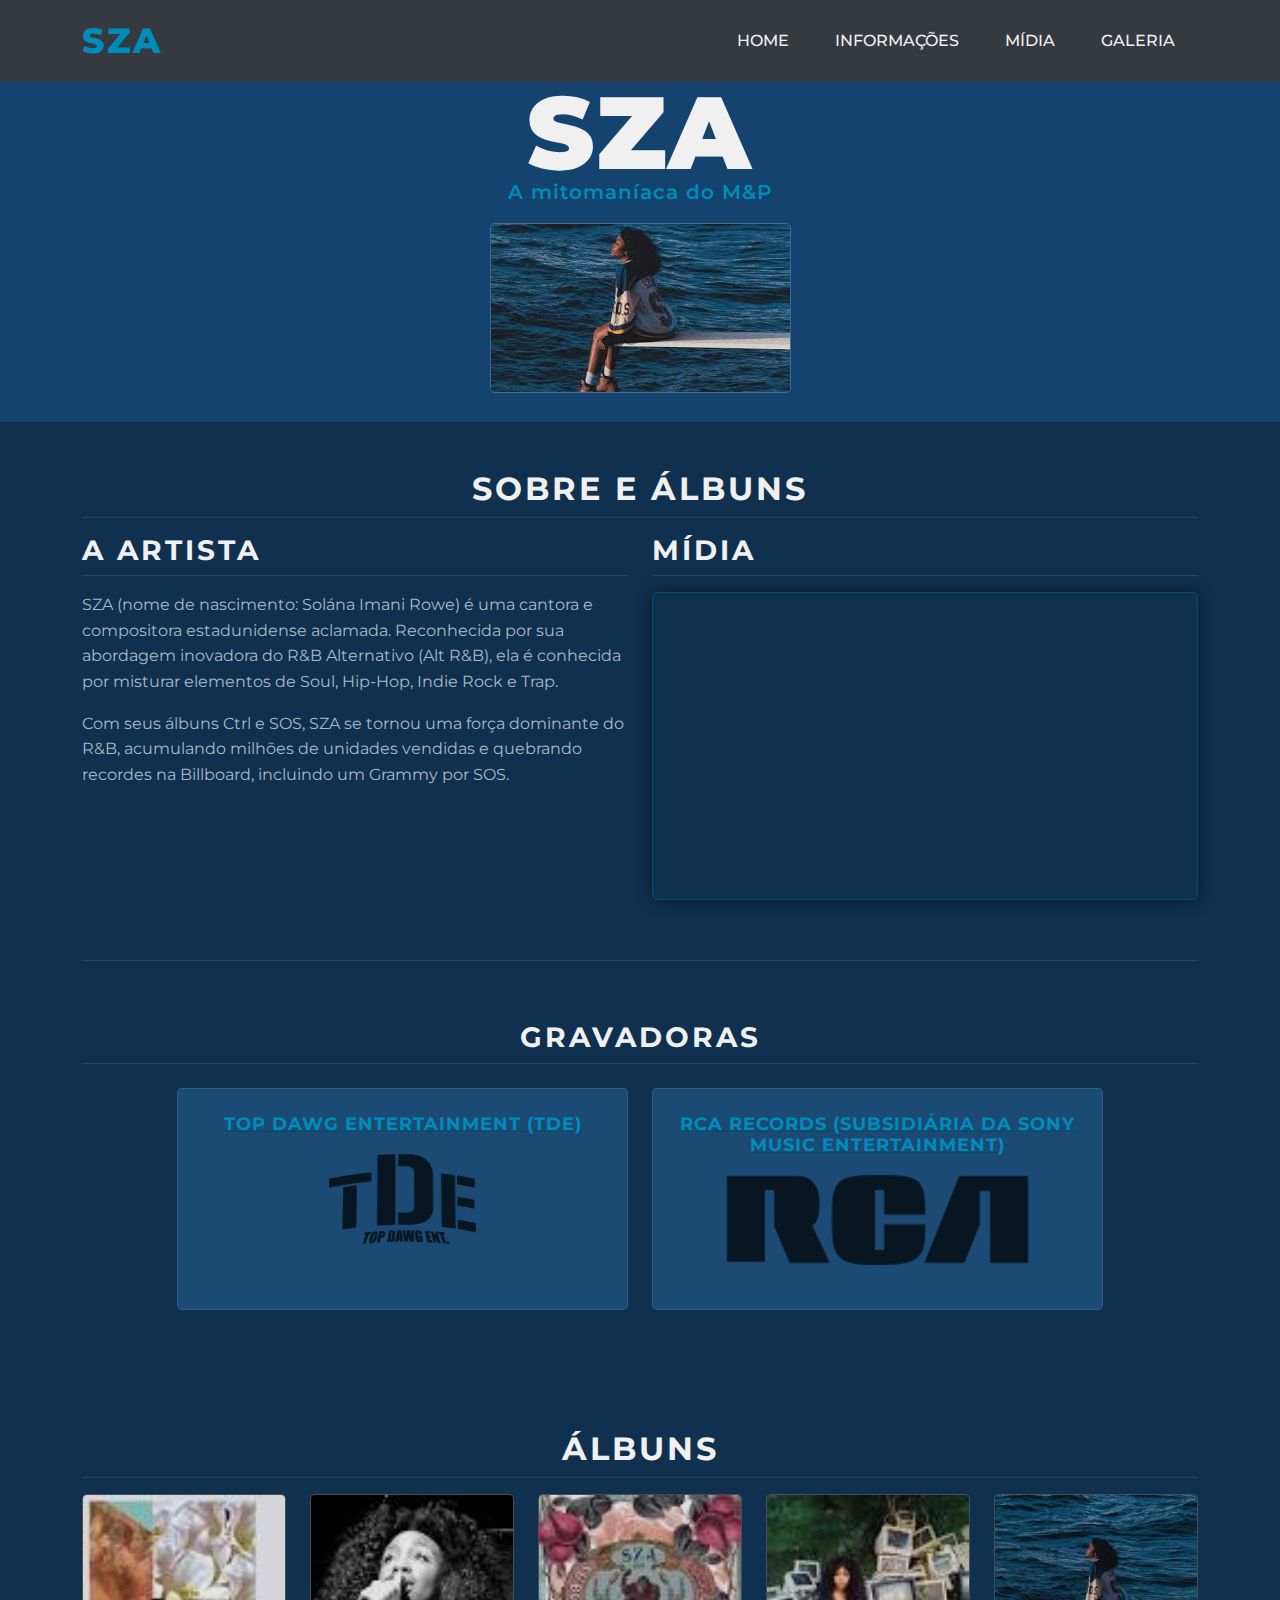
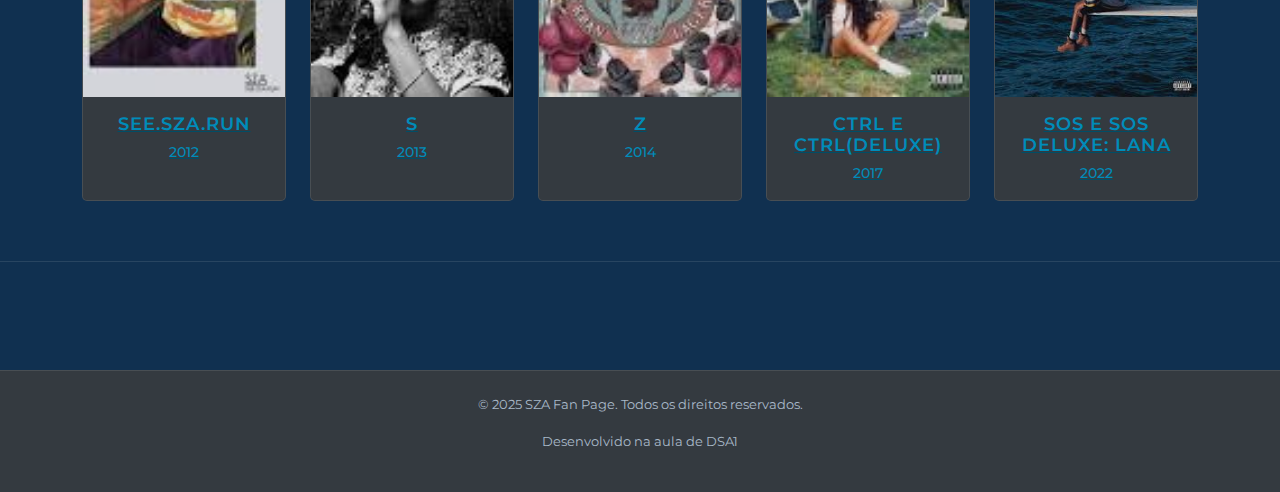
<file: index.html>
<!DOCTYPE html>
<html lang="pt-BR">

<head>
    <meta charset="UTF-8">
    <meta name="viewport" content="width=device-width, initial-scale=1.0">
    <title>SZA | Fan Page</title>
    <link href="https://cdn.jsdelivr.net/npm/bootstrap@5.3.3/dist/css/bootstrap.min.css" rel="stylesheet"
        integrity="sha384-QWTKZyjpPEjISv5WaRU9OFeRpok6YctnYmDr5pNlyT2bRjXh0JMhjY6hW+ALEwIH" crossorigin="anonymous">
    <link rel="preconnect" href="https://fonts.googleapis.com">
    <link rel="preconnect" href="https://fonts.gstatic.com" crossorigin>
    <link href="https://fonts.googleapis.com/css2?family=Montserrat:wght@400;600;700;800;900&display=swap"
        rel="stylesheet">
    <link rel="stylesheet" href="css/style.css">
</head>

<body class="body">

    <nav class="navbar navbar-expand-lg navbar-dark bg-dark sticky-top">
        <div class="container">
            <a class="navbar-brand brand-font" href="#home">SZA</a>
            <button class="navbar-toggler" type="button" data-bs-toggle="collapse" data-bs-target="#navbarNav"
                aria-controls="navbarNav" aria-expanded="false" aria-label="Toggle navigation">
                <span class="navbar-toggler-icon"></span>
            </button>
            <div class="collapse navbar-collapse" id="navbarNav">
                <ul class="navbar-nav ms-auto">
                    <li class="nav-item">
                        <a class="nav-link" href="#home">Home</a>
                    </li>
                    <li class="nav-item">
                        <a class="nav-link" href="#informacoes">Informações</a>
                    </li>
                    <li class="nav-item">
                        <a class="nav-link" href="#midia-section">Mídia</a>
                    </li>
                    <li class="nav-item">
                        <a class="nav-link" href="#galeria">Galeria</a>
                    </li>
                </ul>
            </div>
        </div>
    </nav>

    <section id="home" class="hero-section text-center">
        <div class="container-5">
            <h1 class="display-1">SZA</h1>
            <h5>A mitomaníaca do M&P</h5>
            <img src="images/sos.jfif" alt="Capa do álbum SOS de SZA" class="img-hero">
        </div>
    </section>

    <section id="informacoes" class="py-5">
        <div class="container">
            <h2 class="text-center">Sobre e Álbuns</h2>

            <div class="row align-items-start mb-5">
                <div class="col-lg-6 mb-5 mb-lg-0">
                    <h3>A Artista</h3>
                    <p>
                        SZA (nome de nascimento: Solána Imani Rowe) é uma cantora e compositora estadunidense aclamada.
                        Reconhecida por sua abordagem inovadora do R&B Alternativo (Alt R&B), ela é conhecida por
                        misturar elementos de Soul, Hip-Hop, Indie Rock e Trap.
                    </p>
                    <p>
                        Com seus álbuns Ctrl e SOS, SZA se tornou uma força dominante do R&B, acumulando milhões de
                        unidades vendidas e quebrando recordes na Billboard, incluindo um Grammy por SOS.
                    </p>
                </div>
                <div class="col-lg-6" id="midia-section">
                    <h3>Mídia</h3>
                    <div class="ratio ratio-16x9 video-container">
                        <iframe src="https://www.youtube.com/embed/go2kNfqGeeI?si=uw43PhRmz4FwNt36"
                            title="YouTube video player - SZA - Kill Bill" frameborder="0"
                            allow="accelerometer; autoplay; clipboard-write; encrypted-media; gyroscope; picture-in-picture; web-share"
                            referrerpolicy="strict-origin-when-cross-origin" allowfullscreen></iframe>
                    </div>
                </div>
            </div>

            <hr>

            <h3 class="text-center mt-5 mb-4">Gravadoras</h3>
            <div class="row text-center justify-content-center">
                <div class="col-md-5 mb-4">
                    <div class="card p-4 h-100 custom-card-bg">
                        <a class="href"
                            href="https://en-wikipedia-org.translate.goog/wiki/Top_Dawg_Entertainment?_x_tr_sl=en&_x_tr_tl=pt&…">
                            <h4 class="card-title">Top Dawg Entertainment (TDE)</h4>
                            <img class="img-logo" src="images/TDE.png" alt="Logo da TDE">
                        </a>
                    </div>
                </div>
                <div class="col-md-5 mb-4">
                    <div class="card p-4 h-100 custom-card-bg">
                        <a class="href" href="https://pt.wikipedia.org/wiki/RCA_Records">
                            <h4 class="card-title">RCA Records (Subsidiária da Sony Music Entertainment)</h4>
                            <img class="img-logo" src="images/RCA.png" alt="Logo da RCA Records">
                        </a>
                    </div>
                </div>
            </div>
        </div>
    </section>


    <section id="galeria" class="py-5">
        <div class="container">
            <h2 class="text-center">Álbuns</h2>
            <div class="row row-cols-2 row-cols-sm-3 row-cols-lg-5 g-4">

                <div class="col">
                    <div class="card album-card h-100 text-center">
                        <a href="album2.html" class="href">
                            <img class="img-fluid album-cover" src="images/seeszarun.jfif" alt="Capa do EP See.SZA.Run">
                            <div class="card-body">
                                <h5 class="card-title">See.SZA.Run</h5>
                                <p class="card-text text-muted">2012</p>
                        </a>
                    </div>
                </div>
            </div>

            <div class="col">
                <div class="card album-card h-100 text-center">
                    <a href="album3.html" class="href">
                        <img class="img-fluid album-cover" src="images/s.jfif" alt="Capa do EP S">
                        <div class="card-body">
                            <h5 class="card-title">S</h5>
                            <p class="card-text text-muted">2013</p>
                    </a>
                </div>
            </div>
        </div>

        <div class="col">
            <div class="card album-card h-100 text-center">
                <a href="album4.html" class="href">
                <img class="img-fluid album-cover" src="images/z.jfif" alt="Capa do EP Z">
                <div class="card-body">
                    <h5 class="card-title">Z</h5>
                    </a>
                    <p class="card-text text-muted">2014</p>
                </div>
            </div>
        </div>

        <div class="col">
            <div class="card album-card h-100 text-center">
                <a href="album5.html" class="href">
                    <img class="img-fluid album-cover" src="images/ctrll.jfif" alt="Capa do álbum CTRL">
                    <div class="card-body">
                        <h5 class="card-title">CTRL e CTRL(deluxe)</h5>
                        <p class="card-text text-muted">2017</p>
                </a>
            </div>
        </div>
        </div>

        <div class="col">
            <div class="card album-card h-100 text-center">
                <a href="album.html" class="href">
                    <img class="img-fluid album-cover" src="images/ssos.jfif" alt="Capa do álbum SOS">
                    <div class="card-body">
                        <h5 class="card-title">SOS e SOS DELUXE: LANA</h5>
                        <p class="card-text text-muted">2022</p>
                </a>
            </div>
        </div>
        </div>

        </div>
        </div>
        <hr class="hr">
    </section>


    <footer class="py-4 mt-auto custom-footer-bg">
        <div class="container text-center">
            <p>&copy; 2025 SZA Fan Page. Todos os direitos reservados.</p>
            <p>Desenvolvido na aula de DSA1</p>
        </div>
    </footer>

    <script src="https://cdn.jsdelivr.net/npm/bootstrap@5.3.3/dist/js/bootstrap.bundle.min.js"
        integrity="sha384-YvpcrYf0tY3lHB60NNkmXc5s9fDVZLESaAA55NDzOxhy9GkcIdslK1eN7N6jIeHz"
        crossorigin="anonymous"></script>
</body>

</html>
</file>
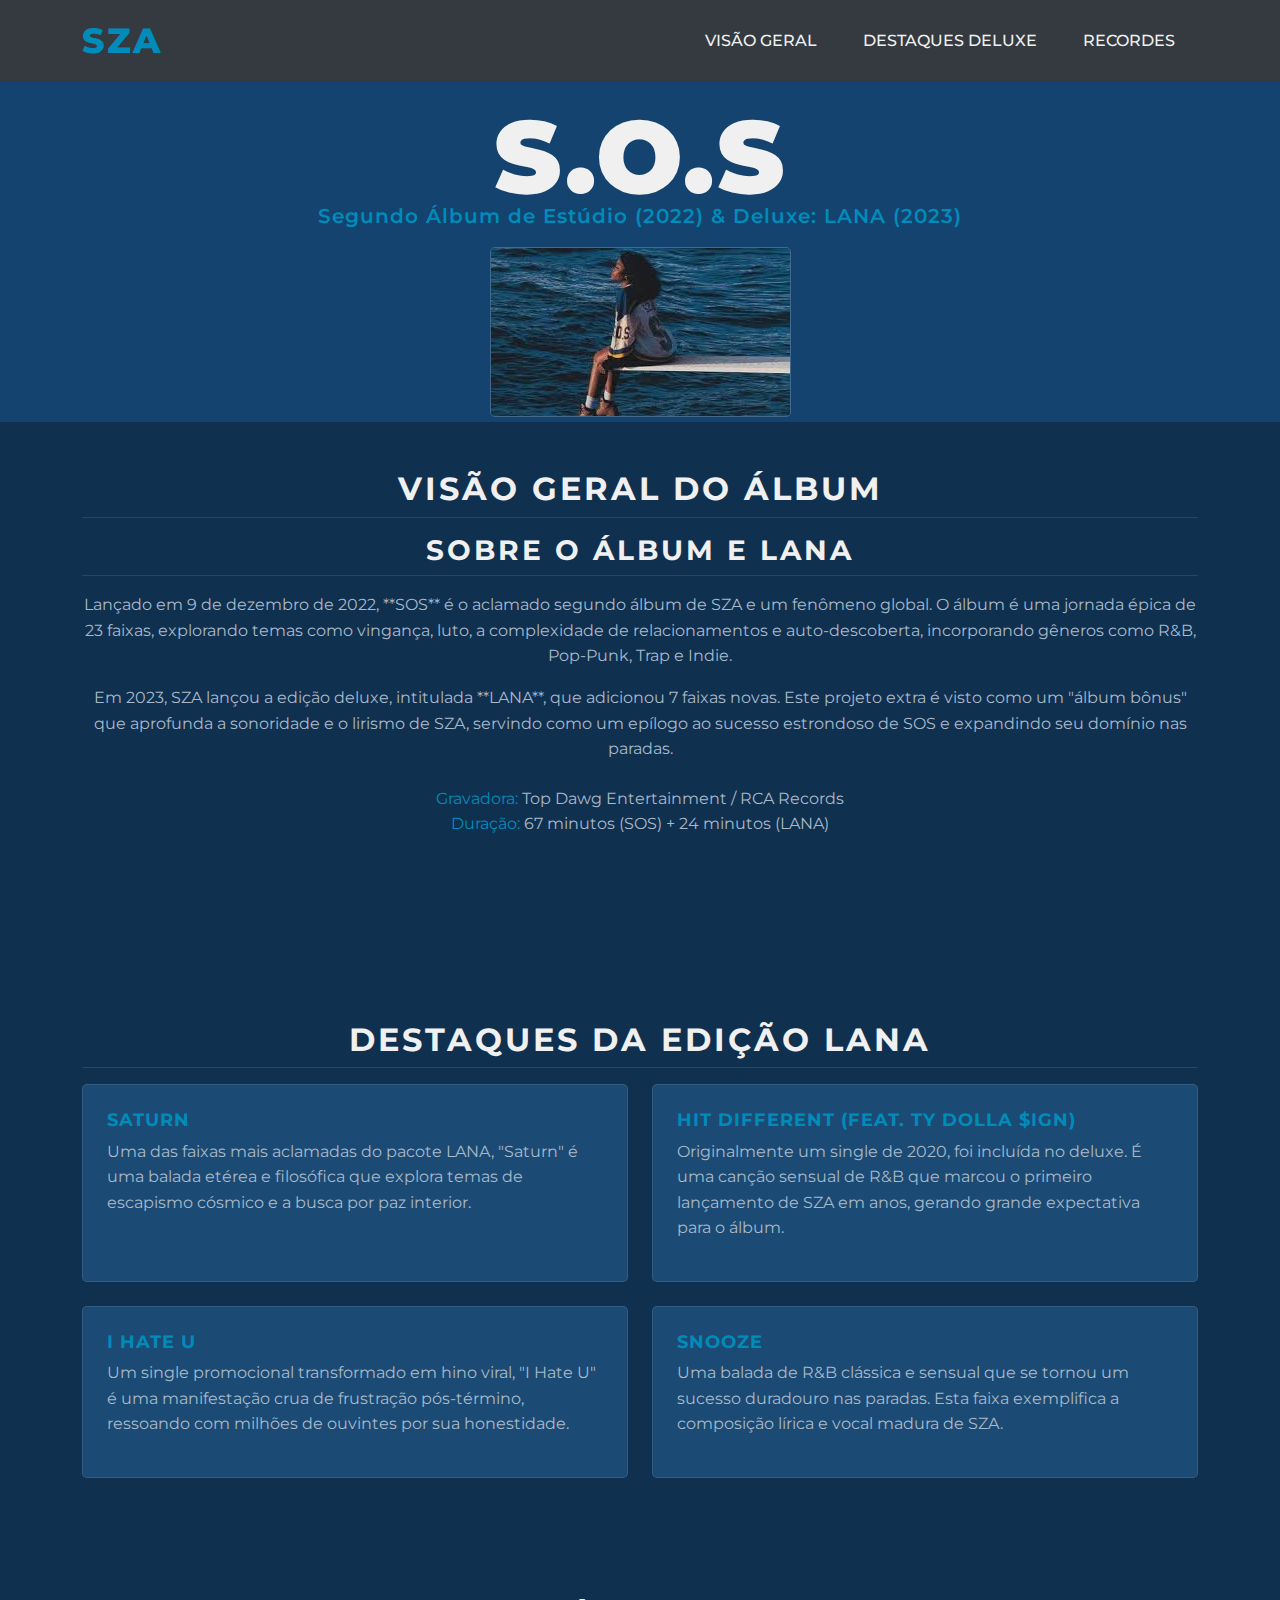
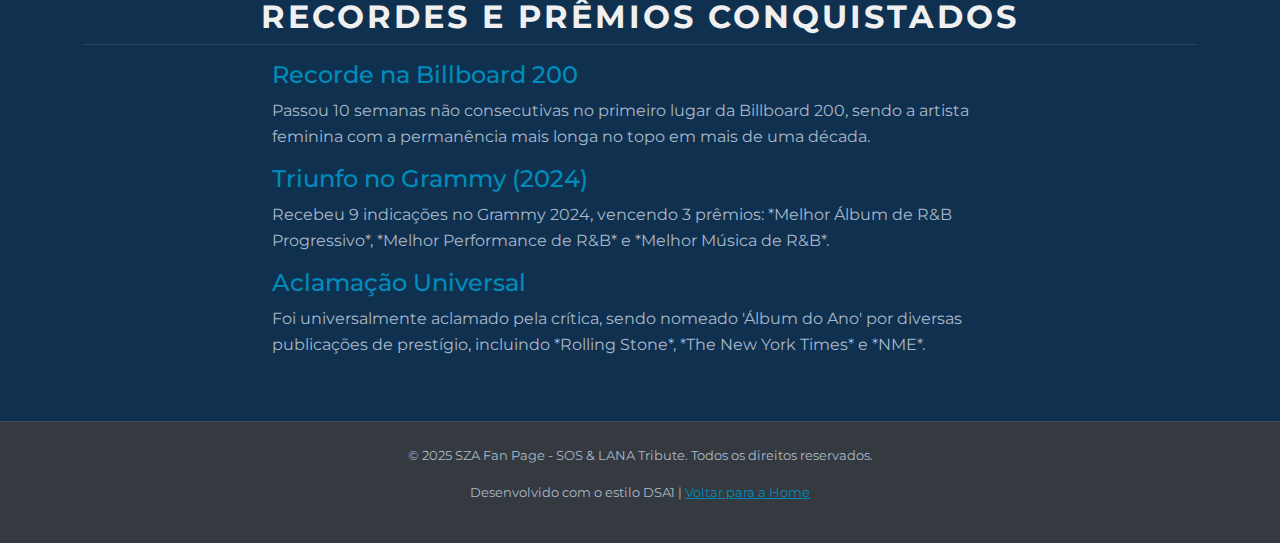
<file: album.html>
<!DOCTYPE html>
<html lang="pt-BR">

<head>
    <meta charset="UTF-8">
    <meta name="viewport" content="width=device-width, initial-scale=1.0">
    <title>SZA | Álbum SOS e LANA</title>
    <link href="https://cdn.jsdelivr.net/npm/bootstrap@5.3.3/dist/css/bootstrap.min.css" rel="stylesheet"
        integrity="sha384-QWTKZyjpPEjISv5WaRU9OFeRpok6YctnYmDr5pNlyT2bRjXh0JMhjY6hW+ALEwIH" crossorigin="anonymous">
    <link rel="preconnect" href="https://fonts.googleapis.com">
    <link rel="preconnect" href="https://fonts.gstatic.com" crossorigin>
    <link href="https://fonts.googleapis.com/css2?family=Montserrat:wght@400;600;700;800;900&display=swap"
        rel="stylesheet">
    <link rel="stylesheet" href="css/style.css">
</head>

<body class="body">

    <nav class="navbar navbar-expand-lg navbar-dark bg-dark sticky-top">
        <div class="container">
            <a class="navbar-brand brand-font" href="index.html">SZA</a> 
            <button class="navbar-toggler" type="button" data-bs-toggle="collapse" data-bs-target="#navbarNav"
                aria-controls="navbarNav" aria-expanded="false" aria-label="Toggle navigation">
                <span class="navbar-toggler-icon"></span>
            </button>
            <div class="collapse navbar-collapse" id="navbarNav">
                <ul class="navbar-nav ms-auto">
                    <li class="nav-item">
                        <a class="nav-link" href="#resumo">Visão Geral</a>
                    </li>
                    <li class="nav-item">
                        <a class="nav-link" href="#faixas">Destaques Deluxe</a>
                    </li>
                    <li class="nav-item">
                        <a class="nav-link" href="#reconhecimento">Recordes</a>
                    </li>
                </ul>
            </div>
        </div>
    </nav>

    <header id="home" class="hero-section text-center d-flex align-items-center justify-content-center">
        <div class="container-5">
            <h1 class="display-1">S.O.S</h1>
            <h5>Segundo Álbum de Estúdio (2022) & Deluxe: LANA (2023)</h5>
            <img src="images/sos.jfif" alt="Capa do álbum SOS de SZA" class="img-hero">
        </div>
    </header>

    <section id="resumo" class="py-5">
        <div class="container">
            <h2 class="text-center">Visão Geral do Álbum</h2>
            
            <div class="row align-items-center mb-5">
                <div class="mb-4 text-center">
                    <h3 id="Resumo">Sobre o Álbum e LANA</h3>
                    <p>
                        Lançado em 9 de dezembro de 2022, **SOS** é o aclamado segundo álbum de SZA e um fenômeno global. O álbum é uma jornada épica de 23 faixas, explorando temas como vingança, luto, a complexidade de relacionamentos e auto-descoberta, incorporando gêneros como R&B, Pop-Punk, Trap e Indie.
                    </p>
                    <p>
                        Em 2023, SZA lançou a edição deluxe, intitulada **LANA**, que adicionou 7 faixas novas. Este projeto extra é visto como um "álbum bônus" que aprofunda a sonoridade e o lirismo de SZA, servindo como um epílogo ao sucesso estrondoso de SOS e expandindo seu domínio nas paradas.
                    </p>
                    <p class="mt-4">
                        <span class="text-accent-blue font-weight-bold" style="color: var(--accent-color);">Gravadora:</span> Top Dawg Entertainment / RCA Records<br>
                        <span class="text-accent-blue font-weight-bold" style="color: var(--accent-color);">Duração:</span> 67 minutos (SOS) + 24 minutos (LANA)
                    </p>
                </div>
                <div class="col-lg-6">
                    </div>
            </div>
        </div>
    </section>

    <section id="faixas" class="py-5" style="background-color: var(--background-section);">
        <div class="container">
            <h2 class="text-center">Destaques da Edição LANA</h2>
        
            <div class="row">
                <div class="col-md-6 mb-4">
                    <div class="card p-4 h-100 custom-card-bg">
                        <h4 class="card-title">Saturn</h4>
                        <p>
                            Uma das faixas mais aclamadas do pacote LANA, "Saturn" é uma balada etérea e filosófica que explora temas de escapismo cósmico e a busca por paz interior.
                        </p>
                    </div>
                </div>
                <div class="col-md-6 mb-4">
                    <div class="card p-4 h-100 custom-card-bg">
                        <h4 class="card-title">Hit Different (feat. Ty Dolla $ign)</h4>
                        <p>
                            Originalmente um single de 2020, foi incluída no deluxe. É uma canção sensual de R&B que marcou o primeiro lançamento de SZA em anos, gerando grande expectativa para o álbum.
                        </p>
                    </div>
                </div>
                <div class="col-md-6 mb-4">
                    <div class="card p-4 h-100 custom-card-bg">
                        <h4 class="card-title">I Hate U</h4>
                        <p>
                            Um single promocional transformado em hino viral, "I Hate U" é uma manifestação crua de frustração pós-término, ressoando com milhões de ouvintes por sua honestidade.
                        </p>
                    </div>
                </div>
                <div class="col-md-6 mb-4">
                    <div class="card p-4 h-100 custom-card-bg">
                        <h4 class="card-title">Snooze</h4>
                        <p>
                            Uma balada de R&B clássica e sensual que se tornou um sucesso duradouro nas paradas. Esta faixa exemplifica a composição lírica e vocal madura de SZA.
                        </p>
                    </div>
                </div>
            </div>
        </div>
    </section>

    <section id="reconhecimento" class="py-5">
        <div class="container">
            <h2 class="text-center">Recordes e Prêmios Conquistados</h2>
            
            <div class="row justify-content-center">
                <div class="col-lg-8">
                    <ul class="list-unstyled">
                        <li class="mb-3">
                            <h4 style="color: var(--accent-color);">Recorde na Billboard 200</h4>
                            <p>
                                Passou 10 semanas não consecutivas no primeiro lugar da Billboard 200, sendo a artista feminina com a permanência mais longa no topo em mais de uma década.
                            </p>
                        </li>
                        <li class="mb-3">
                            <h4 style="color: var(--accent-color);">Triunfo no Grammy (2024)</h4>
                            <p>
                                Recebeu 9 indicações no Grammy 2024, vencendo 3 prêmios: *Melhor Álbum de R&B Progressivo*, *Melhor Performance de R&B* e *Melhor Música de R&B*.
                            </p>
                        </li>
                        <li class="mb-3">
                            <h4 style="color: var(--accent-color);">Aclamação Universal</h4>
                            <p>
                                Foi universalmente aclamado pela crítica, sendo nomeado 'Álbum do Ano' por diversas publicações de prestígio, incluindo *Rolling Stone*, *The New York Times* e *NME*.
                            </p>
                        </li>
                    </ul>
                </div>
            </div>
        </div>
    </section>

    <footer class="py-4 mt-auto custom-footer-bg">
        <div class="container text-center">
            <p>&copy; 2025 SZA Fan Page - SOS & LANA Tribute. Todos os direitos reservados.</p>
            <p>Desenvolvido com o estilo DSA1 | <a href="index.html" class="footer-link" style="color: var(--accent-color);">Voltar para a Home</a></p>
        </div>
    </footer>

    <script src="https://cdn.jsdelivr.net/npm/bootstrap@5.3.3/dist/js/bootstrap.bundle.min.js"
        integrity="sha384-YvpcrYf0tY3lHB60NNkmXc5s9fDVZLESaAA55NDzOxhy9GkcIdslK1eN7N6jIeHz"
        crossorigin="anonymous"></script>
</body>

</html>
</file>
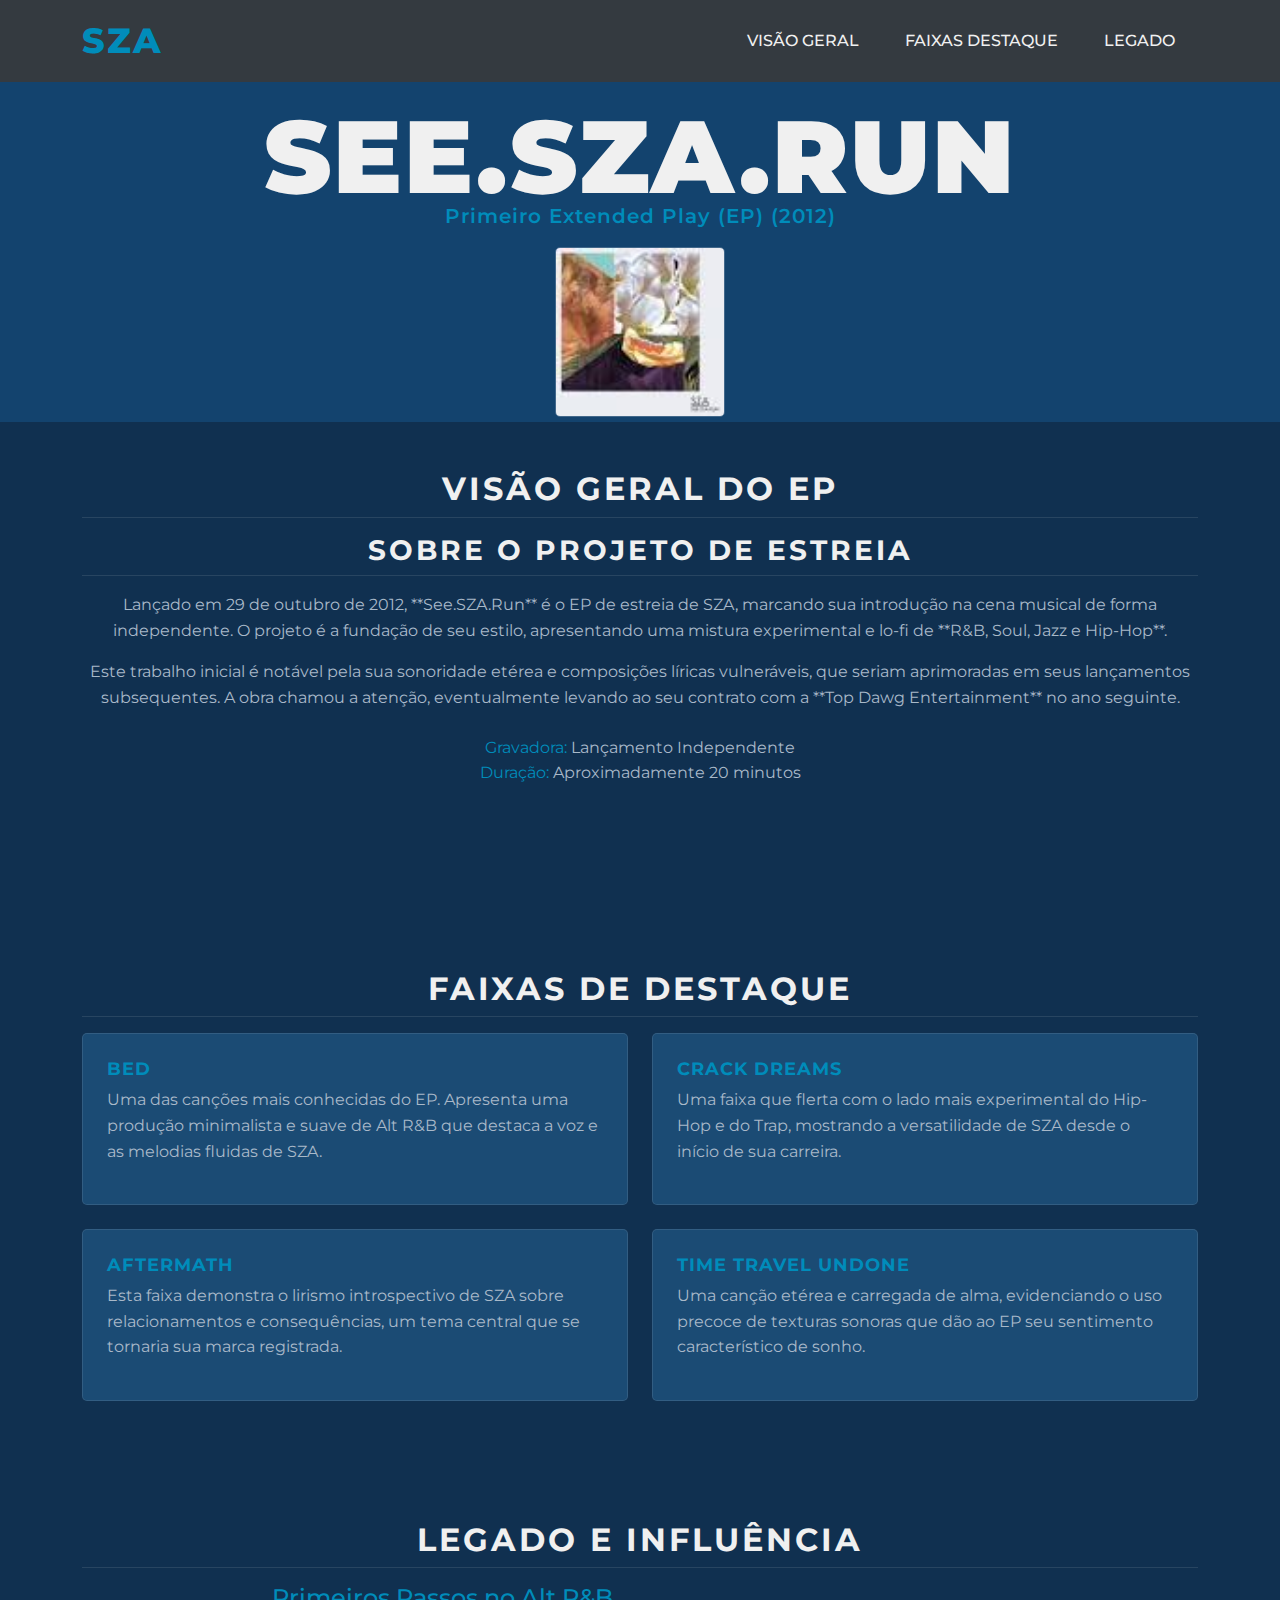
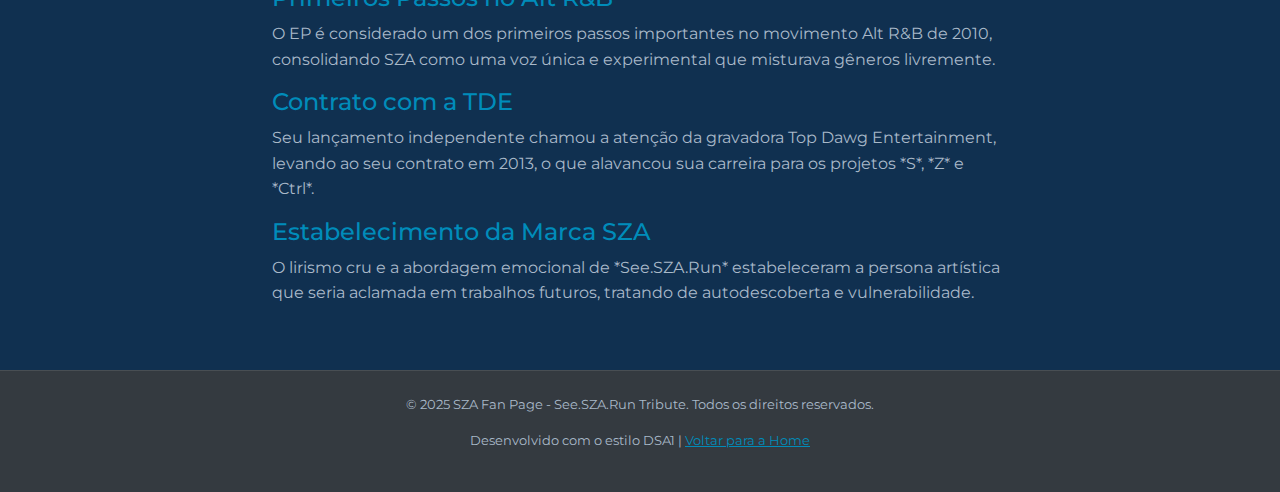
<file: album2.html>
<!DOCTYPE html>
<html lang="pt-BR">

<head>
    <meta charset="UTF-8">
    <meta name="viewport" content="width=device-width, initial-scale=1.0">
    <title>SZA | EP See.SZA.Run</title>
    <link href="https://cdn.jsdelivr.net/npm/bootstrap@5.3.3/dist/css/bootstrap.min.css" rel="stylesheet"
        integrity="sha384-QWTKZyjpPEjISv5WaRU9OFeRpok6YctnYmDr5pNlyT2bRjXh0JMhjY6hW+ALEwIH" crossorigin="anonymous">
    <link rel="preconnect" href="https://fonts.googleapis.com">
    <link rel="preconnect" href="https://fonts.gstatic.com" crossorigin>
    <link href="https://fonts.googleapis.com/css2?family=Montserrat:wght@400;600;700;800;900&display=swap"
        rel="stylesheet">
    <link rel="stylesheet" href="css/style.css">
</head>

<body class="body">

    <nav class="navbar navbar-expand-lg navbar-dark bg-dark sticky-top">
        <div class="container">
            <a class="navbar-brand brand-font" href="index.html">SZA</a>
            <button class="navbar-toggler" type="button" data-bs-toggle="collapse" data-bs-target="#navbarNav"
                aria-controls="navbarNav" aria-expanded="false" aria-label="Toggle navigation">
                <span class="navbar-toggler-icon"></span>
            </button>
            <div class="collapse navbar-collapse" id="navbarNav">
                <ul class="navbar-nav ms-auto">
                    <li class="nav-item">
                        <a class="nav-link" href="#resumo">Visão Geral</a>
                    </li>
                    <li class="nav-item">
                        <a class="nav-link" href="#faixas">Faixas Destaque</a>
                    </li>
                    <li class="nav-item">
                        <a class="nav-link" href="#reconhecimento">Legado</a>
                    </li>
                </ul>
            </div>
        </div>
    </nav>

    <header id="home" class="hero-section text-center d-flex align-items-center justify-content-center">
        <div class="container-5">
            <h1 class="display-1">SEE.SZA.RUN</h1>
            <h5>Primeiro Extended Play (EP) (2012)</h5>
            <img src="images/seeszarun.jfif" alt="Capa do EP See.SZA.Run de SZA" class="imaage">
        </div>
    </header>

    <section id="resumo" class="py-5">
        <div class="container">
            <h2 class="text-center">Visão Geral do EP</h2>

            <div class="row align-items-center mb-5">
                <div class="mb-4 text-center">
                    <h3 id="Resumo" >Sobre o Projeto de Estreia</h3>
                    <p>
                        Lançado em 29 de outubro de 2012, **See.SZA.Run** é o EP de estreia de SZA, marcando sua
                        introdução na cena musical de forma independente. O projeto é a fundação de seu estilo,
                        apresentando uma mistura experimental e lo-fi de **R&B, Soul, Jazz e Hip-Hop**.
                    </p>
                    <p>
                        Este trabalho inicial é notável pela sua sonoridade etérea e composições líricas vulneráveis,
                        que seriam aprimoradas em seus lançamentos subsequentes. A obra chamou a atenção, eventualmente
                        levando ao seu contrato com a **Top Dawg Entertainment** no ano seguinte.
                    </p>
                    <p class="mt-4">
                        <span class="text-accent-blue font-weight-bold"
                            style="color: var(--accent-color);">Gravadora:</span> Lançamento Independente<br>
                        <span class="text-accent-blue font-weight-bold"
                            style="color: var(--accent-color);">Duração:</span> Aproximadamente 20 minutos
                    </p>
                </div>
                <div class="col-lg-6">
                </div>
            </div>
        </div>
    </section>

    <section id="faixas" class="py-5" style="background-color: var(--background-section);">
        <div class="container">
            <h2 class="text-center">Faixas de Destaque</h2>

            <div class="row">
                <div class="col-md-6 mb-4">
                    <div class="card p-4 h-100 custom-card-bg">
                        <h4 class="card-title">Bed</h4>
                        <p>
                            Uma das canções mais conhecidas do EP. Apresenta uma produção minimalista e suave de Alt R&B
                            que destaca a voz e as melodias fluidas de SZA.
                        </p>
                    </div>
                </div>
                <div class="col-md-6 mb-4">
                    <div class="card p-4 h-100 custom-card-bg">
                        <h4 class="card-title">Crack Dreams</h4>
                        <p>
                            Uma faixa que flerta com o lado mais experimental do Hip-Hop e do Trap, mostrando a
                            versatilidade de SZA desde o início de sua carreira.
                        </p>
                    </div>
                </div>
                <div class="col-md-6 mb-4">
                    <div class="card p-4 h-100 custom-card-bg">
                        <h4 class="card-title">Aftermath</h4>
                        <p>
                            Esta faixa demonstra o lirismo introspectivo de SZA sobre relacionamentos e consequências,
                            um tema central que se tornaria sua marca registrada.
                        </p>
                    </div>
                </div>
                <div class="col-md-6 mb-4">
                    <div class="card p-4 h-100 custom-card-bg">
                        <h4 class="card-title">Time Travel Undone</h4>
                        <p>
                            Uma canção etérea e carregada de alma, evidenciando o uso precoce de texturas sonoras que
                            dão ao EP seu sentimento característico de sonho.
                        </p>
                    </div>
                </div>
            </div>
        </div>
    </section>

    <section id="reconhecimento" class="py-5">
        <div class="container">
            <h2 class="text-center">Legado e Influência</h2>

            <div class="row justify-content-center">
                <div class="col-lg-8">
                    <ul class="list-unstyled">
                        <li class="mb-3">
                            <h4 style="color: var(--accent-color);">Primeiros Passos no Alt R&B</h4>
                            <p>
                                O EP é considerado um dos primeiros passos importantes no movimento Alt R&B de 2010,
                                consolidando SZA como uma voz única e experimental que misturava gêneros livremente.
                            </p>
                        </li>
                        <li class="mb-3">
                            <h4 style="color: var(--accent-color);">Contrato com a TDE</h4>
                            <p>
                                Seu lançamento independente chamou a atenção da gravadora Top Dawg Entertainment,
                                levando ao seu contrato em 2013, o que alavancou sua carreira para os projetos *S*, *Z*
                                e *Ctrl*.
                            </p>
                        </li>
                        <li class="mb-3">
                            <h4 style="color: var(--accent-color);">Estabelecimento da Marca SZA</h4>
                            <p>
                                O lirismo cru e a abordagem emocional de *See.SZA.Run* estabeleceram a persona artística
                                que seria aclamada em trabalhos futuros, tratando de autodescoberta e vulnerabilidade.
                            </p>
                        </li>
                    </ul>
                </div>
            </div>
        </div>
    </section>

    <footer class="py-4 mt-auto custom-footer-bg">
        <div class="container text-center">
            <p>&copy; 2025 SZA Fan Page - See.SZA.Run Tribute. Todos os direitos reservados.</p>
            <p>Desenvolvido com o estilo DSA1 | <a href="index.html" class="footer-link"
                    style="color: var(--accent-color);">Voltar para a Home</a></p>
        </div>
    </footer>

    <script src="https://cdn.jsdelivr.net/npm/bootstrap@5.3.3/dist/js/bootstrap.bundle.min.js"
        integrity="sha384-YvpcrYf0tY3lHB60NNkmXc5s9fDVZLESaAA55NDzOxhy9GkcIdslK1eN7N6jIeHz"
        crossorigin="anonymous"></script>
</body>

</html>
</file>
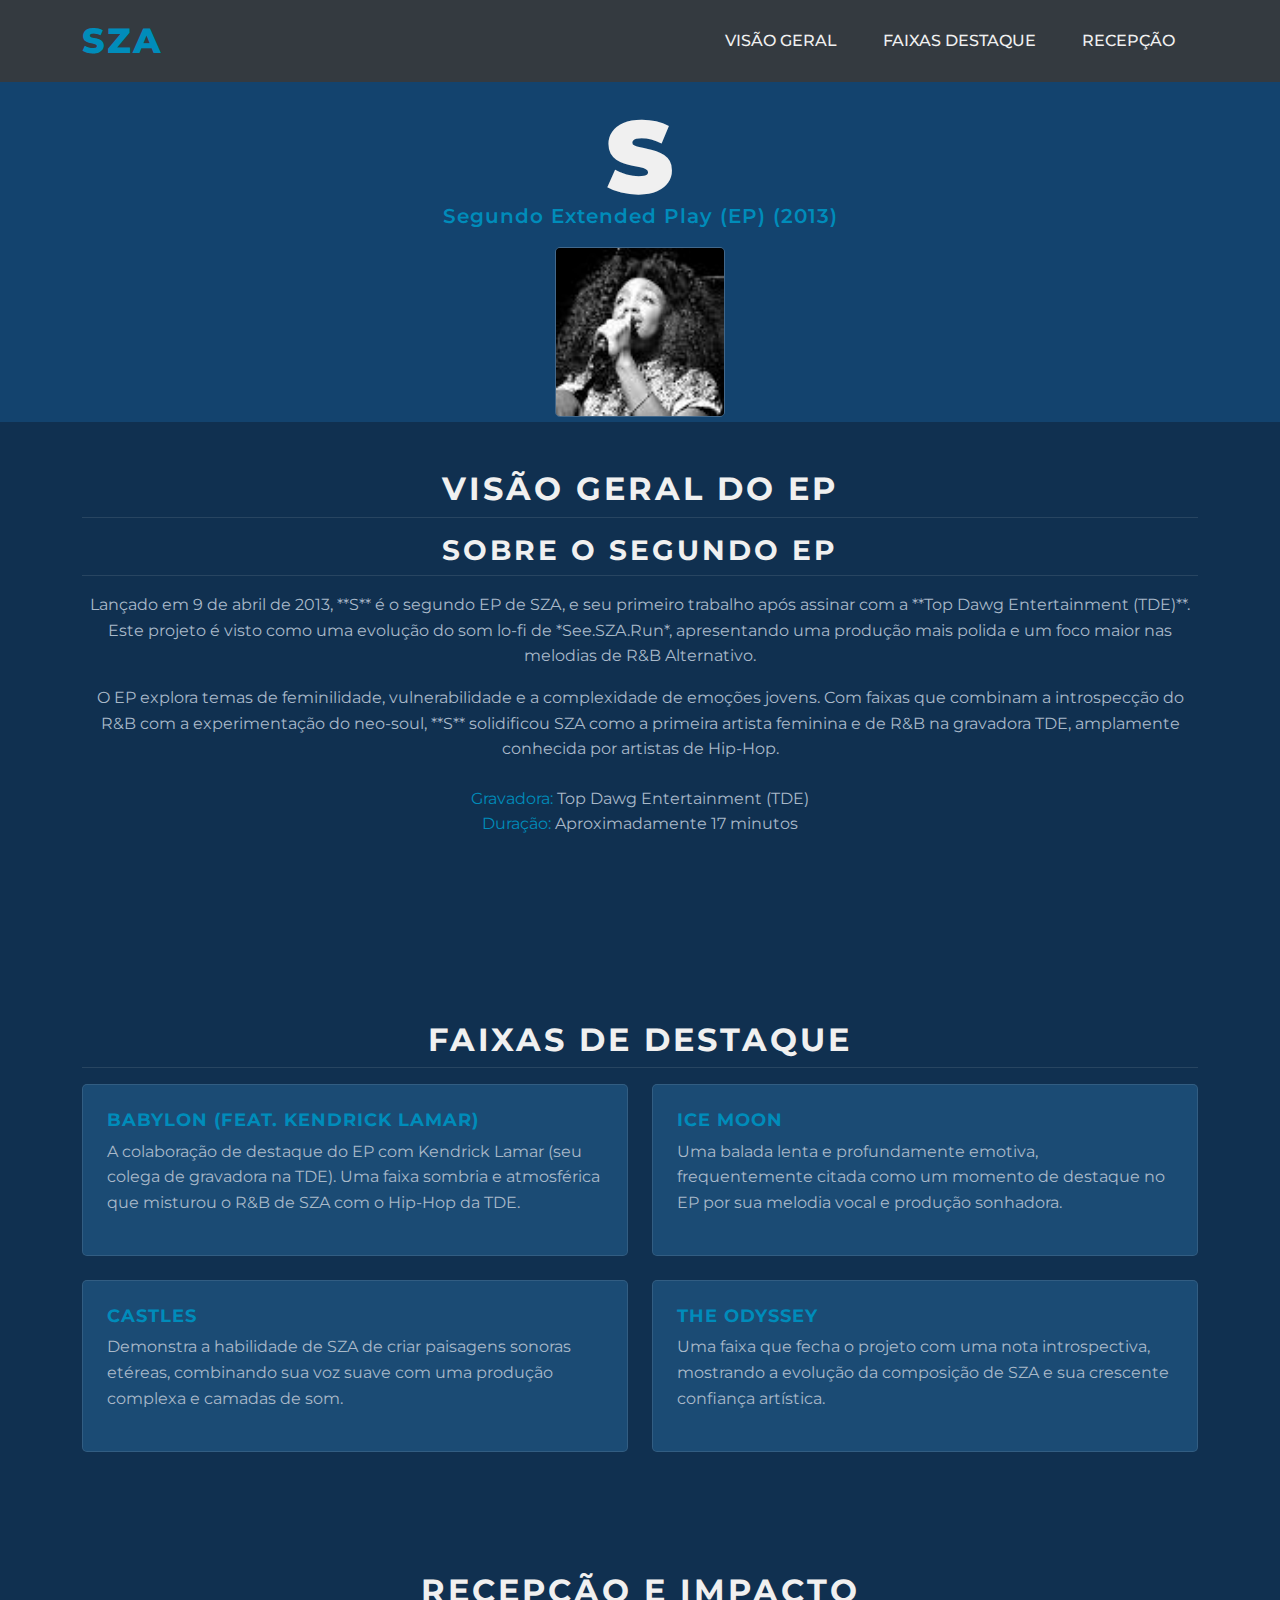
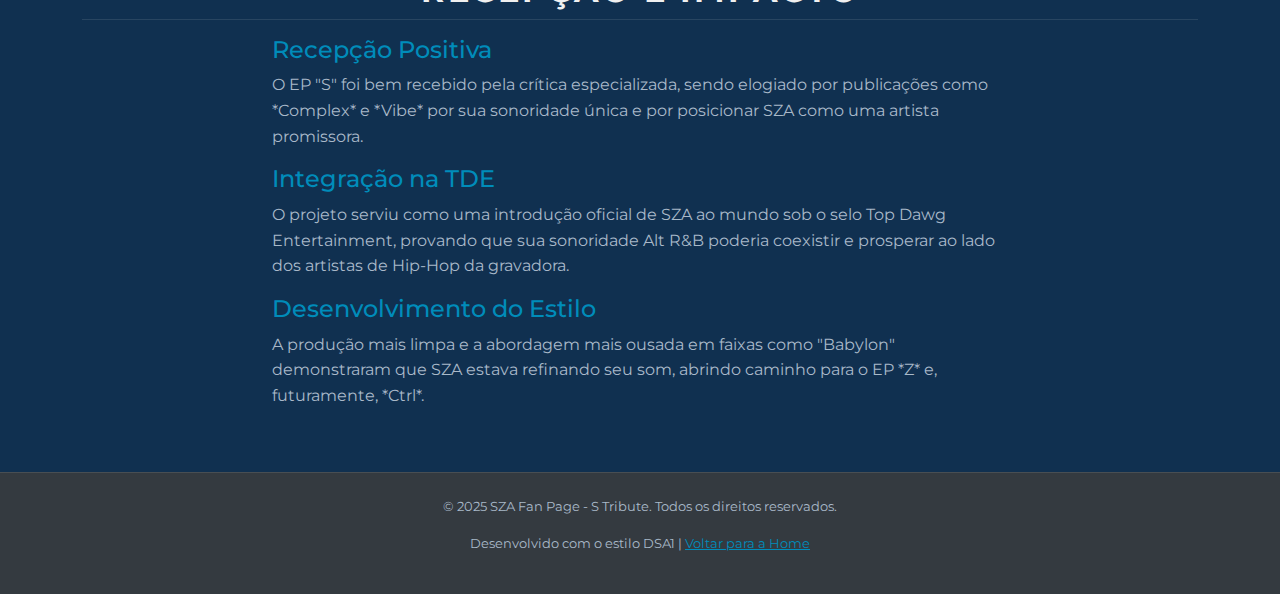
<file: album3.html>
<!DOCTYPE html>
<html lang="pt-BR">

<head>
    <meta charset="UTF-8">
    <meta name="viewport" content="width=device-width, initial-scale=1.0">
    <title>SZA | EP S</title>
    <link href="https://cdn.jsdelivr.net/npm/bootstrap@5.3.3/dist/css/bootstrap.min.css" rel="stylesheet"
        integrity="sha384-QWTKZyjpPEjISv5WaRU9OFeRpok6YctnYmDr5pNlyT2bRjXh0JMhjY6hW+ALEwIH" crossorigin="anonymous">
    <link rel="preconnect" href="https://fonts.googleapis.com">
    <link rel="preconnect" href="https://fonts.gstatic.com" crossorigin>
    <link href="https://fonts.googleapis.com/css2?family=Montserrat:wght@400;600;700;800;900&display=swap"
        rel="stylesheet">
    <link rel="stylesheet" href="css/style.css">
</head>

<body class="body">

    <nav class="navbar navbar-expand-lg navbar-dark bg-dark sticky-top">
        <div class="container">
            <a class="navbar-brand brand-font" href="index.html">SZA</a> 
            <button class="navbar-toggler" type="button" data-bs-toggle="collapse" data-bs-target="#navbarNav"
                aria-controls="navbarNav" aria-expanded="false" aria-label="Toggle navigation">
                <span class="navbar-toggler-icon"></span>
            </button>
            <div class="collapse navbar-collapse" id="navbarNav">
                <ul class="navbar-nav ms-auto">
                    <li class="nav-item">
                        <a class="nav-link" href="#resumo">Visão Geral</a>
                    </li>
                    <li class="nav-item">
                        <a class="nav-link" href="#faixas">Faixas Destaque</a>
                    </li>
                    <li class="nav-item">
                        <a class="nav-link" href="#reconhecimento">Recepção</a>
                    </li>
                </ul>
            </div>
        </div>
    </nav>

    <header id="home" class="hero-section text-center d-flex align-items-center justify-content-center">
        <div class="container-5">
            <h1 class="display-1">S</h1>
            <h5>Segundo Extended Play (EP) (2013)</h5>
            <img src="images/s.jfif" alt="Capa do EP S de SZA" class="imaage">
        </div>
    </header>

    <section id="resumo" class="py-5">
        <div class="container">
            <h2 class="text-center">Visão Geral do EP</h2>
            
            <div class="row align-items-center mb-5">
                <div class="mb-4 text-center">
                    <h3 id="Resumo">Sobre o Segundo EP</h3>
                    <p>
                        Lançado em 9 de abril de 2013, **S** é o segundo EP de SZA, e seu primeiro trabalho após assinar com a **Top Dawg Entertainment (TDE)**. Este projeto é visto como uma evolução do som lo-fi de *See.SZA.Run*, apresentando uma produção mais polida e um foco maior nas melodias de R&B Alternativo.
                    </p>
                    <p>
                        O EP explora temas de feminilidade, vulnerabilidade e a complexidade de emoções jovens. Com faixas que combinam a introspecção do R&B com a experimentação do neo-soul, **S** solidificou SZA como a primeira artista feminina e de R&B na gravadora TDE, amplamente conhecida por artistas de Hip-Hop.
                    </p>
                    <p class="mt-4">
                        <span class="text-accent-blue font-weight-bold" style="color: var(--accent-color);">Gravadora:</span> Top Dawg Entertainment (TDE)<br>
                        <span class="text-accent-blue font-weight-bold" style="color: var(--accent-color);">Duração:</span> Aproximadamente 17 minutos
                    </p>
                </div>
                <div class="col-lg-6">
                    </div>
            </div>
        </div>
    </section>

    <section id="faixas" class="py-5" style="background-color: var(--background-section);">
        <div class="container">
            <h2 class="text-center">Faixas de Destaque</h2>
        
            <div class="row">
                <div class="col-md-6 mb-4">
                    <div class="card p-4 h-100 custom-card-bg">
                        <h4 class="card-title">Babylon (feat. Kendrick Lamar)</h4>
                        <p>
                            A colaboração de destaque do EP com Kendrick Lamar (seu colega de gravadora na TDE). Uma faixa sombria e atmosférica que misturou o R&B de SZA com o Hip-Hop da TDE.
                        </p>
                    </div>
                </div>
                <div class="col-md-6 mb-4">
                    <div class="card p-4 h-100 custom-card-bg">
                        <h4 class="card-title">Ice Moon</h4>
                        <p>
                            Uma balada lenta e profundamente emotiva, frequentemente citada como um momento de destaque no EP por sua melodia vocal e produção sonhadora.
                        </p>
                    </div>
                </div>
                <div class="col-md-6 mb-4">
                    <div class="card p-4 h-100 custom-card-bg">
                        <h4 class="card-title">Castles</h4>
                        <p>
                            Demonstra a habilidade de SZA de criar paisagens sonoras etéreas, combinando sua voz suave com uma produção complexa e camadas de som.
                        </p>
                    </div>
                </div>
                <div class="col-md-6 mb-4">
                    <div class="card p-4 h-100 custom-card-bg">
                        <h4 class="card-title">The Odyssey</h4>
                        <p>
                            Uma faixa que fecha o projeto com uma nota introspectiva, mostrando a evolução da composição de SZA e sua crescente confiança artística.
                        </p>
                    </div>
                </div>
            </div>
        </div>
    </section>

    <section id="reconhecimento" class="py-5">
        <div class="container">
            <h2 class="text-center">Recepção e Impacto</h2>
            
            <div class="row justify-content-center">
                <div class="col-lg-8">
                    <ul class="list-unstyled">
                        <li class="mb-3">
                            <h4 style="color: var(--accent-color);">Recepção Positiva</h4>
                            <p>
                                O EP "S" foi bem recebido pela crítica especializada, sendo elogiado por publicações como *Complex* e *Vibe* por sua sonoridade única e por posicionar SZA como uma artista promissora.
                            </p>
                        </li>
                        <li class="mb-3">
                            <h4 style="color: var(--accent-color);">Integração na TDE</h4>
                            <p>
                                O projeto serviu como uma introdução oficial de SZA ao mundo sob o selo Top Dawg Entertainment, provando que sua sonoridade Alt R&B poderia coexistir e prosperar ao lado dos artistas de Hip-Hop da gravadora.
                            </p>
                        </li>
                        <li class="mb-3">
                            <h4 style="color: var(--accent-color);">Desenvolvimento do Estilo</h4>
                            <p>
                                A produção mais limpa e a abordagem mais ousada em faixas como "Babylon" demonstraram que SZA estava refinando seu som, abrindo caminho para o EP *Z* e, futuramente, *Ctrl*.
                            </p>
                        </li>
                    </ul>
                </div>
            </div>
        </div>
    </section>

    <footer class="py-4 mt-auto custom-footer-bg">
        <div class="container text-center">
            <p>&copy; 2025 SZA Fan Page - S Tribute. Todos os direitos reservados.</p>
            <p>Desenvolvido com o estilo DSA1 | <a href="index.html" class="footer-link" style="color: var(--accent-color);">Voltar para a Home</a></p>
        </div>
    </footer>

    <script src="https://cdn.jsdelivr.net/npm/bootstrap@5.3.3/dist/js/bootstrap.bundle.min.js"
        integrity="sha384-YvpcrYf0tY3lHB60NNkmXc5s9fDVZLESaAA55NDzOxhy9GkcIdslK1eN7N6jIeHz"
        crossorigin="anonymous"></script>
</body>

</html>
</file>
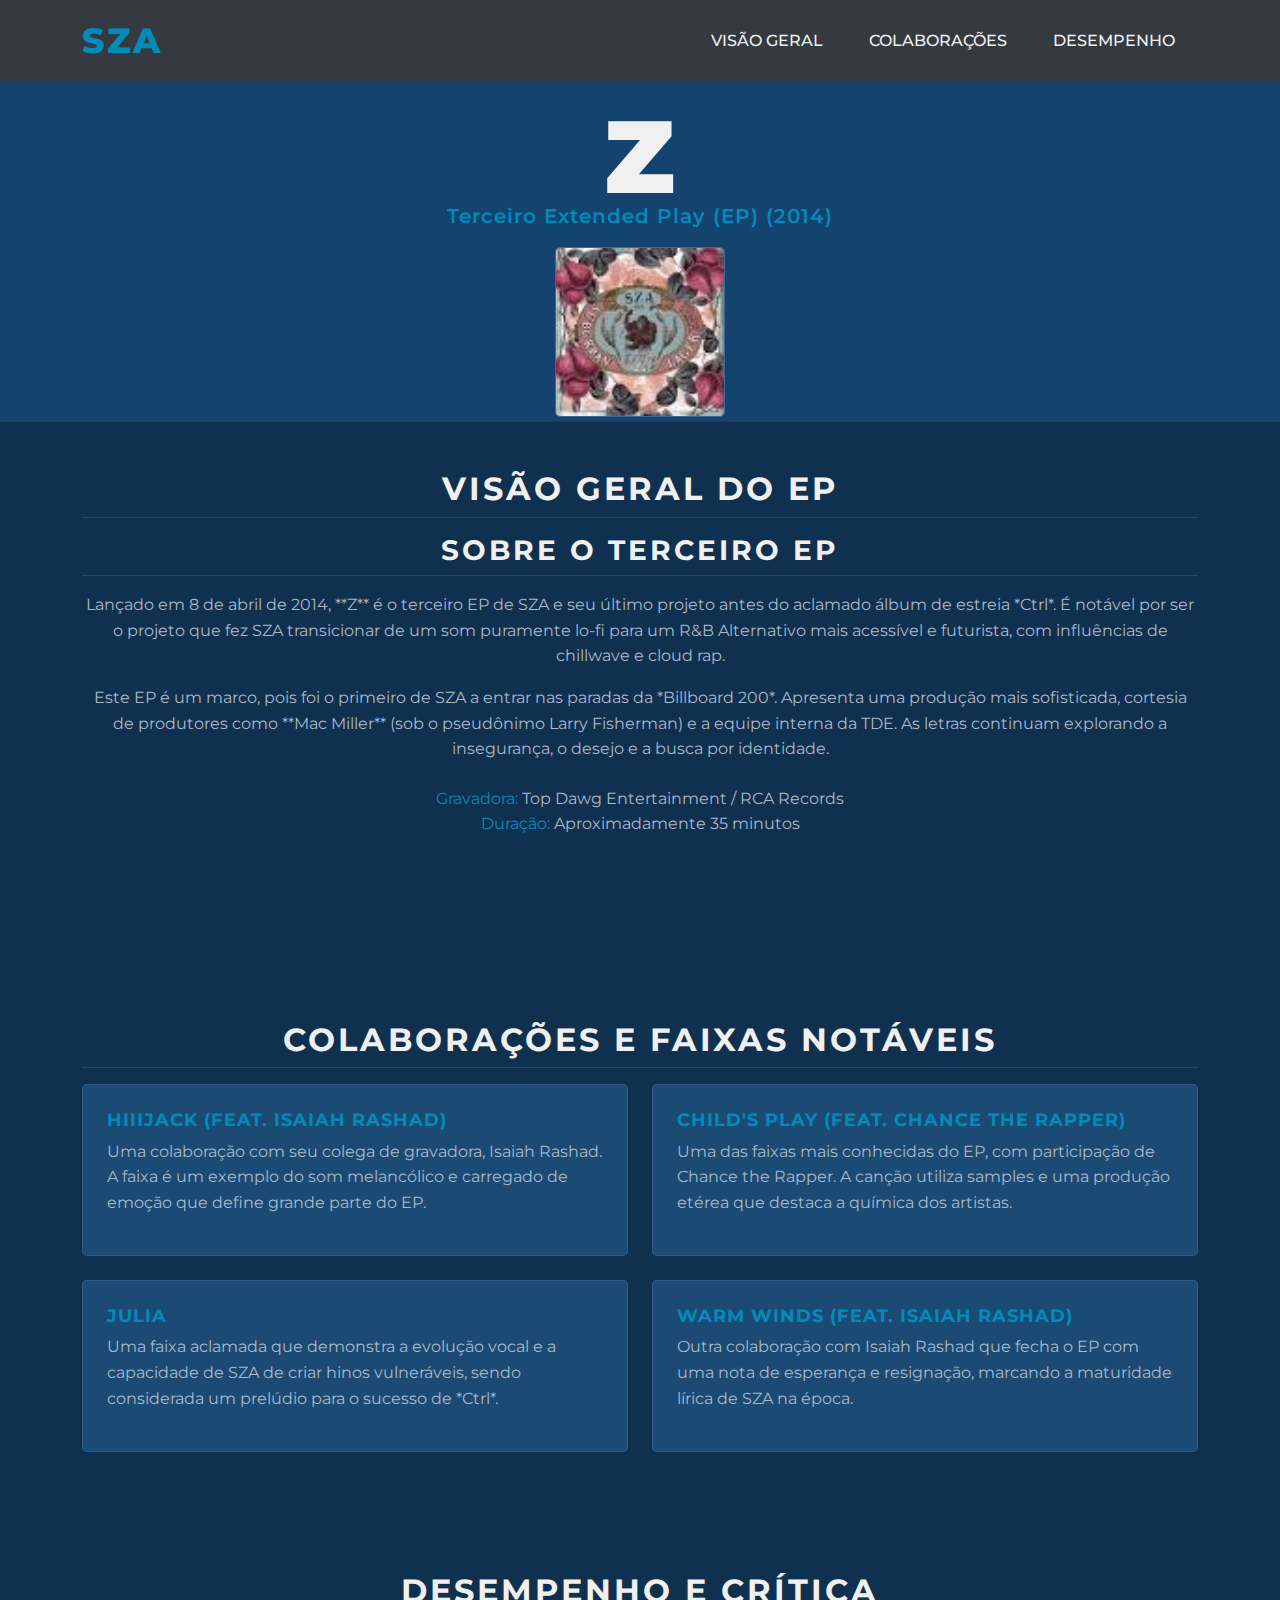
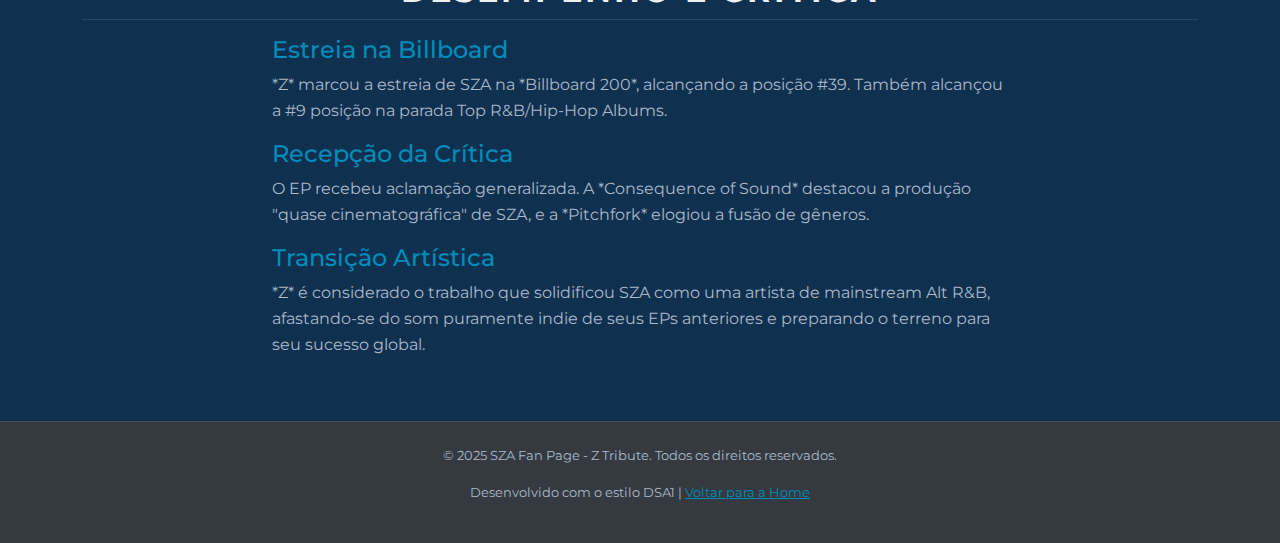
<file: album4.html>
<!DOCTYPE html>
<html lang="pt-BR">

<head>
    <meta charset="UTF-8">
    <meta name="viewport" content="width=device-width, initial-scale=1.0">
    <title>SZA | EP Z</title>
    <link href="https://cdn.jsdelivr.net/npm/bootstrap@5.3.3/dist/css/bootstrap.min.css" rel="stylesheet"
        integrity="sha384-QWTKZyjpPEjISv5WaRU9OFeRpok6YctnYmDr5pNlyT2bRjXh0JMhjY6hW+ALEwIH" crossorigin="anonymous">
    <link rel="preconnect" href="https://fonts.googleapis.com">
    <link rel="preconnect" href="https://fonts.gstatic.com" crossorigin>
    <link href="https://fonts.googleapis.com/css2?family=Montserrat:wght@400;600;700;800;900&display=swap"
        rel="stylesheet">
    <link rel="stylesheet" href="css/style.css">
</head>

<body class="body">

    <nav class="navbar navbar-expand-lg navbar-dark bg-dark sticky-top">
        <div class="container">
            <a class="navbar-brand brand-font" href="index.html">SZA</a> 
            <button class="navbar-toggler" type="button" data-bs-toggle="collapse" data-bs-target="#navbarNav"
                aria-controls="navbarNav" aria-expanded="false" aria-label="Toggle navigation">
                <span class="navbar-toggler-icon"></span>
            </button>
            <div class="collapse navbar-collapse" id="navbarNav">
                <ul class="navbar-nav ms-auto">
                    <li class="nav-item">
                        <a class="nav-link" href="#resumo">Visão Geral</a>
                    </li>
                    <li class="nav-item">
                        <a class="nav-link" href="#faixas">Colaborações</a>
                    </li>
                    <li class="nav-item">
                        <a class="nav-link" href="#reconhecimento">Desempenho</a>
                    </li>
                </ul>
            </div>
        </div>
    </nav>

    <header id="home" class="hero-section text-center d-flex align-items-center justify-content-center">
        <div class="container-5">
            <h1 class="display-1">Z</h1>
            <h5>Terceiro Extended Play (EP) (2014)</h5>
            <img src="images/z.jfif" alt="Capa do EP Z de SZA" class="imaage">
        </div>
    </header>

    <section id="resumo" class="py-5">
        <div class="container">
            <h2 class="text-center">Visão Geral do EP</h2>
            
            <div class="row align-items-center mb-5">
                <div class="mb-4 text-center">
                    <h3 id="Resumo">Sobre o Terceiro EP</h3>
                    <p>
                        Lançado em 8 de abril de 2014, **Z** é o terceiro EP de SZA e seu último projeto antes do aclamado álbum de estreia *Ctrl*. É notável por ser o projeto que fez SZA transicionar de um som puramente lo-fi para um R&B Alternativo mais acessível e futurista, com influências de chillwave e cloud rap.
                    </p>
                    <p>
                        Este EP é um marco, pois foi o primeiro de SZA a entrar nas paradas da *Billboard 200*. Apresenta uma produção mais sofisticada, cortesia de produtores como **Mac Miller** (sob o pseudônimo Larry Fisherman) e a equipe interna da TDE. As letras continuam explorando a insegurança, o desejo e a busca por identidade.
                    </p>
                    <p class="mt-4">
                        <span class="text-accent-blue font-weight-bold" style="color: var(--accent-color);">Gravadora:</span> Top Dawg Entertainment / RCA Records<br>
                        <span class="text-accent-blue font-weight-bold" style="color: var(--accent-color);">Duração:</span> Aproximadamente 35 minutos
                    </p>
                </div>
                <div class="col-lg-6">
                    </div>
            </div>
        </div>
    </section>

    <section id="faixas" class="py-5" style="background-color: var(--background-section);">
        <div class="container">
            <h2 class="text-center">Colaborações e Faixas Notáveis</h2>
        
            <div class="row">
                <div class="col-md-6 mb-4">
                    <div class="card p-4 h-100 custom-card-bg">
                        <h4 class="card-title">Hiiijack (feat. Isaiah Rashad)</h4>
                        <p>
                            Uma colaboração com seu colega de gravadora, Isaiah Rashad. A faixa é um exemplo do som melancólico e carregado de emoção que define grande parte do EP.
                        </p>
                    </div>
                </div>
                <div class="col-md-6 mb-4">
                    <div class="card p-4 h-100 custom-card-bg">
                        <h4 class="card-title">Child's Play (feat. Chance the Rapper)</h4>
                        <p>
                            Uma das faixas mais conhecidas do EP, com participação de Chance the Rapper. A canção utiliza samples e uma produção etérea que destaca a química dos artistas.
                        </p>
                    </div>
                </div>
                <div class="col-md-6 mb-4">
                    <div class="card p-4 h-100 custom-card-bg">
                        <h4 class="card-title">Julia</h4>
                        <p>
                            Uma faixa aclamada que demonstra a evolução vocal e a capacidade de SZA de criar hinos vulneráveis, sendo considerada um prelúdio para o sucesso de *Ctrl*.
                        </p>
                    </div>
                </div>
                <div class="col-md-6 mb-4">
                    <div class="card p-4 h-100 custom-card-bg">
                        <h4 class="card-title">Warm Winds (feat. Isaiah Rashad)</h4>
                        <p>
                            Outra colaboração com Isaiah Rashad que fecha o EP com uma nota de esperança e resignação, marcando a maturidade lírica de SZA na época.
                        </p>
                    </div>
                </div>
            </div>
        </div>
    </section>

    <section id="reconhecimento" class="py-5">
        <div class="container">
            <h2 class="text-center">Desempenho e Crítica</h2>
            
            <div class="row justify-content-center">
                <div class="col-lg-8">
                    <ul class="list-unstyled">
                        <li class="mb-3">
                            <h4 style="color: var(--accent-color);">Estreia na Billboard</h4>
                            <p>
                                *Z* marcou a estreia de SZA na *Billboard 200*, alcançando a posição #39. Também alcançou a #9 posição na parada Top R&B/Hip-Hop Albums.
                            </p>
                        </li>
                        <li class="mb-3">
                            <h4 style="color: var(--accent-color);">Recepção da Crítica</h4>
                            <p>
                                O EP recebeu aclamação generalizada. A *Consequence of Sound* destacou a produção "quase cinematográfica" de SZA, e a *Pitchfork* elogiou a fusão de gêneros.
                            </p>
                        </li>
                        <li class="mb-3">
                            <h4 style="color: var(--accent-color);">Transição Artística</h4>
                            <p>
                                *Z* é considerado o trabalho que solidificou SZA como uma artista de mainstream Alt R&B, afastando-se do som puramente indie de seus EPs anteriores e preparando o terreno para seu sucesso global.
                            </p>
                        </li>
                    </ul>
                </div>
            </div>
        </div>
    </section>

    <footer class="py-4 mt-auto custom-footer-bg">
        <div class="container text-center">
            <p>&copy; 2025 SZA Fan Page - Z Tribute. Todos os direitos reservados.</p>
            <p>Desenvolvido com o estilo DSA1 | <a href="index.html" class="footer-link" style="color: var(--accent-color);">Voltar para a Home</a></p>
        </div>
    </footer>

    <script src="https://cdn.jsdelivr.net/npm/bootstrap@5.3.3/dist/js/bootstrap.bundle.min.js"
        integrity="sha384-YvpcrYf0tY3lHB60NNkmXc5s9fDVZLESaAA55NDzOxhy9GkcIdslK1eN7N6jIeHz"
        crossorigin="anonymous"></script>
</body>

</html>
</file>
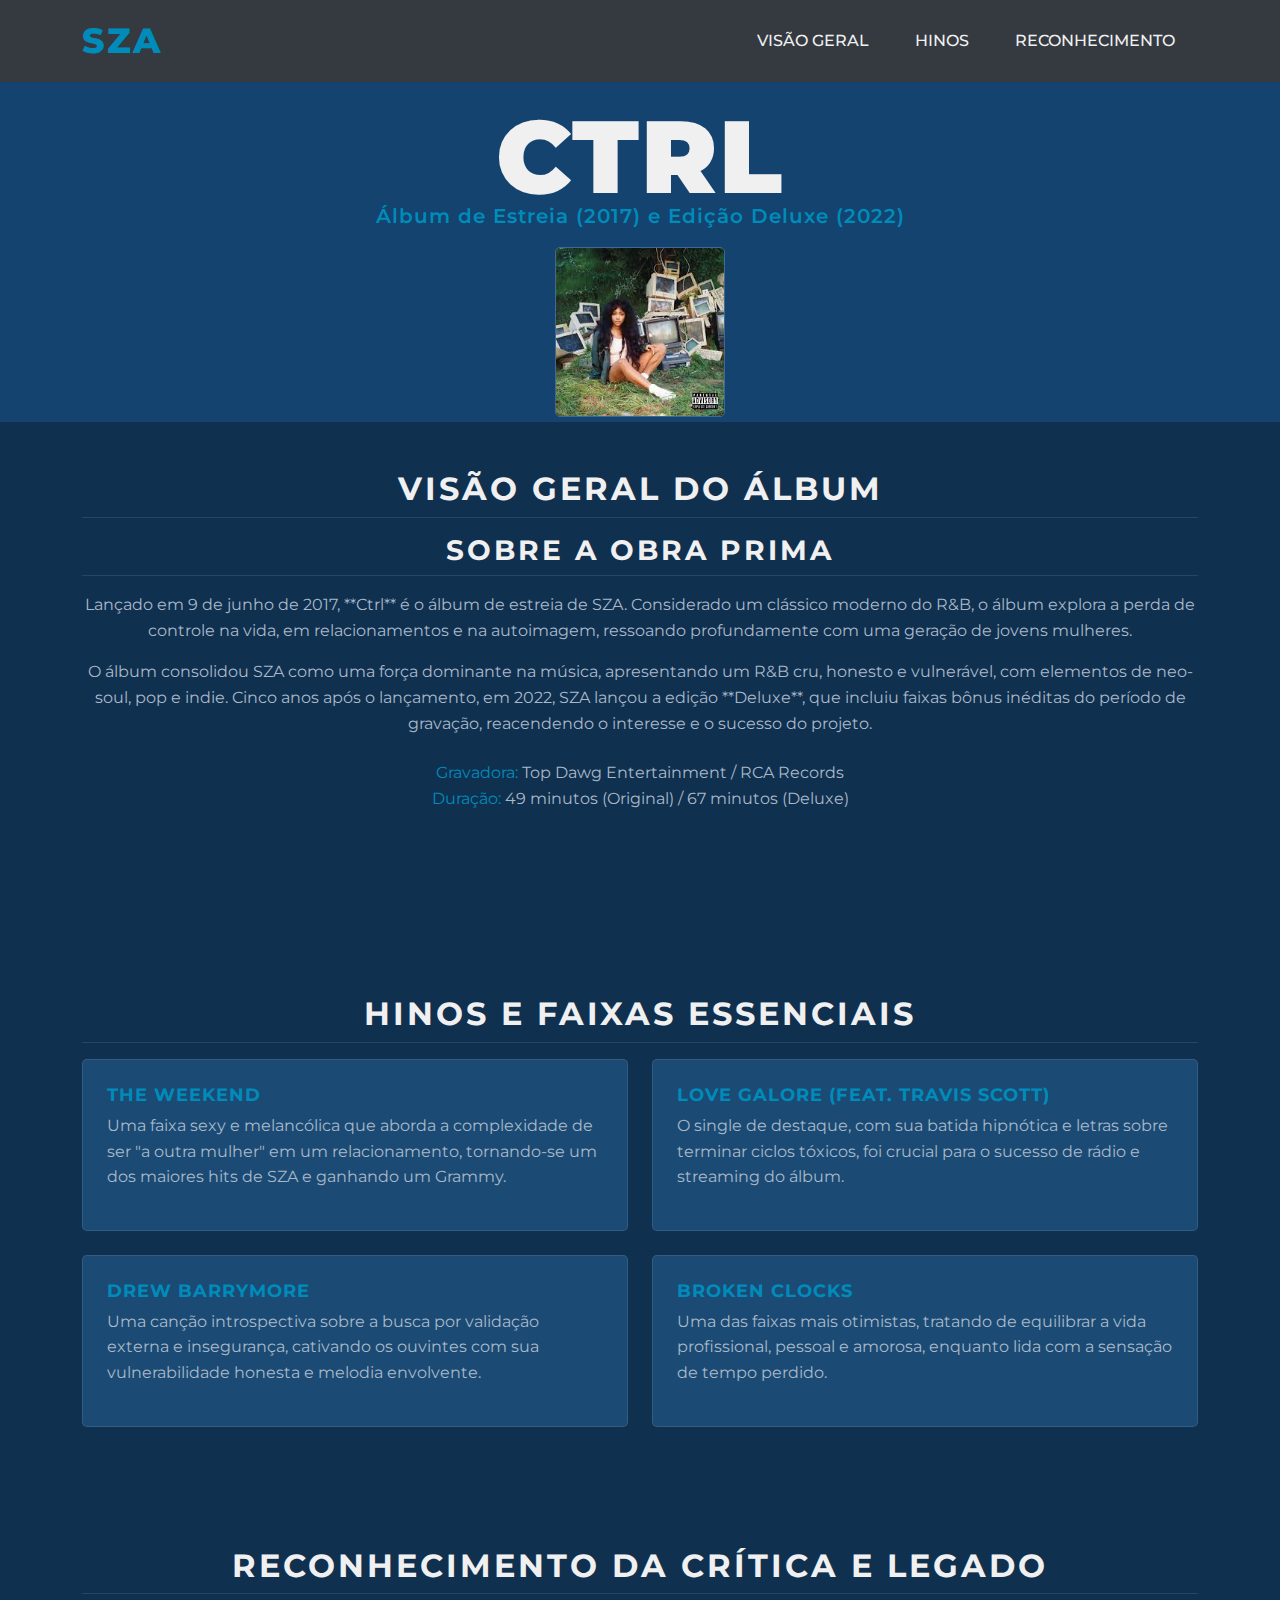
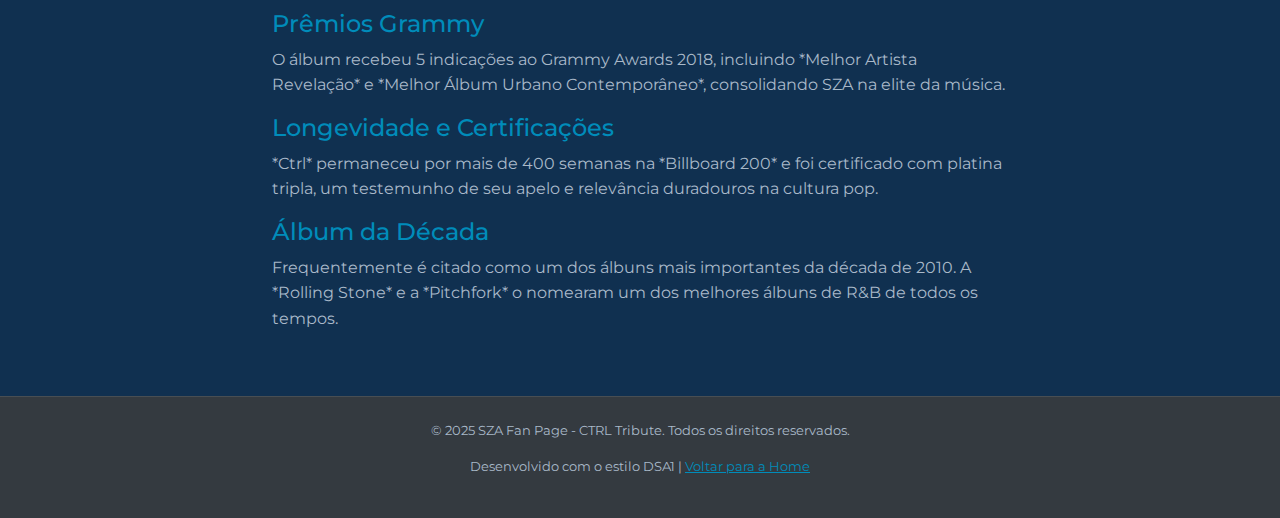
<file: album5.html>
<!DOCTYPE html>
<html lang="pt-BR">

<head>
    <meta charset="UTF-8">
    <meta name="viewport" content="width=device-width, initial-scale=1.0">
    <title>SZA | Álbum CTRL</title>
    <link href="https://cdn.jsdelivr.net/npm/bootstrap@5.3.3/dist/css/bootstrap.min.css" rel="stylesheet"
        integrity="sha384-QWTKZyjpPEjISv5WaRU9OFeRpok6YctnYmDr5pNlyT2bRjXh0JMhjY6hW+ALEwIH" crossorigin="anonymous">
    <link rel="preconnect" href="https://fonts.googleapis.com">
    <link rel="preconnect" href="https://fonts.gstatic.com" crossorigin>
    <link href="https://fonts.googleapis.com/css2?family=Montserrat:wght@400;600;700;800;900&display=swap"
        rel="stylesheet">
    <link rel="stylesheet" href="css/style.css">
</head>

<body class="body">

    <nav class="navbar navbar-expand-lg navbar-dark bg-dark sticky-top">
        <div class="container">
            <a class="navbar-brand brand-font" href="index.html">SZA</a> 
            <button class="navbar-toggler" type="button" data-bs-toggle="collapse" data-bs-target="#navbarNav"
                aria-controls="navbarNav" aria-expanded="false" aria-label="Toggle navigation">
                <span class="navbar-toggler-icon"></span>
            </button>
            <div class="collapse navbar-collapse" id="navbarNav">
                <ul class="navbar-nav ms-auto">
                    <li class="nav-item">
                        <a class="nav-link" href="#resumo">Visão Geral</a>
                    </li>
                    <li class="nav-item">
                        <a class="nav-link" href="#faixas">Hinos</a>
                    </li>
                    <li class="nav-item">
                        <a class="nav-link" href="#reconhecimento">Reconhecimento</a>
                    </li>
                </ul>
            </div>
        </div>
    </nav>

    <header id="home" class="hero-section text-center d-flex align-items-center justify-content-center">
        <div class="container-5">
            <h1 class="display-1">CTRL</h1>
            <h5>Álbum de Estreia (2017) e Edição Deluxe (2022)</h5>
            <img src="images/ctrl.jfif" alt="Capa do álbum CTRL de SZA" class="imaage">
        </div>
    </header>

    <section id="resumo" class="py-5">
        <div class="container">
            <h2 class="text-center">Visão Geral do Álbum</h2>
            
            <div class="row align-items-center mb-5">
                <div class="mb-4 text-center">
                    <h3 id="Resumo">Sobre a Obra Prima</h3>
                    <p>
                        Lançado em 9 de junho de 2017, **Ctrl** é o álbum de estreia de SZA. Considerado um clássico moderno do R&B, o álbum explora a perda de controle na vida, em relacionamentos e na autoimagem, ressoando profundamente com uma geração de jovens mulheres.
                    </p>
                    <p>
                        O álbum consolidou SZA como uma força dominante na música, apresentando um R&B cru, honesto e vulnerável, com elementos de neo-soul, pop e indie. Cinco anos após o lançamento, em 2022, SZA lançou a edição **Deluxe**, que incluiu faixas bônus inéditas do período de gravação, reacendendo o interesse e o sucesso do projeto.
                    </p>
                    <p class="mt-4">
                        <span class="text-accent-blue font-weight-bold" style="color: var(--accent-color);">Gravadora:</span> Top Dawg Entertainment / RCA Records<br>
                        <span class="text-accent-blue font-weight-bold" style="color: var(--accent-color);">Duração:</span> 49 minutos (Original) / 67 minutos (Deluxe)
                    </p>
                </div>
                <div class="col-lg-6">
                    </div>
            </div>
        </div>
    </section>

    <section id="faixas" class="py-5" style="background-color: var(--background-section);">
        <div class="container">
            <h2 class="text-center">Hinos e Faixas Essenciais</h2>
        
            <div class="row">
                <div class="col-md-6 mb-4">
                    <div class="card p-4 h-100 custom-card-bg">
                        <h4 class="card-title">The Weekend</h4>
                        <p>
                            Uma faixa sexy e melancólica que aborda a complexidade de ser "a outra mulher" em um relacionamento, tornando-se um dos maiores hits de SZA e ganhando um Grammy.
                        </p>
                    </div>
                </div>
                <div class="col-md-6 mb-4">
                    <div class="card p-4 h-100 custom-card-bg">
                        <h4 class="card-title">Love Galore (feat. Travis Scott)</h4>
                        <p>
                            O single de destaque, com sua batida hipnótica e letras sobre terminar ciclos tóxicos, foi crucial para o sucesso de rádio e streaming do álbum.
                        </p>
                    </div>
                </div>
                <div class="col-md-6 mb-4">
                    <div class="card p-4 h-100 custom-card-bg">
                        <h4 class="card-title">Drew Barrymore</h4>
                        <p>
                            Uma canção introspectiva sobre a busca por validação externa e insegurança, cativando os ouvintes com sua vulnerabilidade honesta e melodia envolvente.
                        </p>
                    </div>
                </div>
                <div class="col-md-6 mb-4">
                    <div class="card p-4 h-100 custom-card-bg">
                        <h4 class="card-title">Broken Clocks</h4>
                        <p>
                            Uma das faixas mais otimistas, tratando de equilibrar a vida profissional, pessoal e amorosa, enquanto lida com a sensação de tempo perdido.
                        </p>
                    </div>
                </div>
            </div>
        </div>
    </section>

    <section id="reconhecimento" class="py-5">
        <div class="container">
            <h2 class="text-center">Reconhecimento da Crítica e Legado</h2>
            
            <div class="row justify-content-center">
                <div class="col-lg-8">
                    <ul class="list-unstyled">
                        <li class="mb-3">
                            <h4 style="color: var(--accent-color);">Prêmios Grammy</h4>
                            <p>
                                O álbum recebeu 5 indicações ao Grammy Awards 2018, incluindo *Melhor Artista Revelação* e *Melhor Álbum Urbano Contemporâneo*, consolidando SZA na elite da música.
                            </p>
                        </li>
                        <li class="mb-3">
                            <h4 style="color: var(--accent-color);">Longevidade e Certificações</h4>
                            <p>
                                *Ctrl* permaneceu por mais de 400 semanas na *Billboard 200* e foi certificado com platina tripla, um testemunho de seu apelo e relevância duradouros na cultura pop.
                            </p>
                        </li>
                        <li class="mb-3">
                            <h4 style="color: var(--accent-color);">Álbum da Década</h4>
                            <p>
                                Frequentemente é citado como um dos álbuns mais importantes da década de 2010. A *Rolling Stone* e a *Pitchfork* o nomearam um dos melhores álbuns de R&B de todos os tempos.
                            </p>
                        </li>
                    </ul>
                </div>
            </div>
        </div>
    </section>

    <footer class="py-4 mt-auto custom-footer-bg">
        <div class="container text-center">
            <p>&copy; 2025 SZA Fan Page - CTRL Tribute. Todos os direitos reservados.</p>
            <p>Desenvolvido com o estilo DSA1 | <a href="index.html" class="footer-link" style="color: var(--accent-color);">Voltar para a Home</a></p>
        </div>
    </footer>

    <script src="https://cdn.jsdelivr.net/npm/bootstrap@5.3.3/dist/js/bootstrap.bundle.min.js"
        integrity="sha384-YvpcrYf0tY3lHB60NNkmXc5s9fDVZLESaAA55NDzOxhy9GkcIdslK1eN7N6jIeHz"
        crossorigin="anonymous"></script>
</body>

</html>
</file>
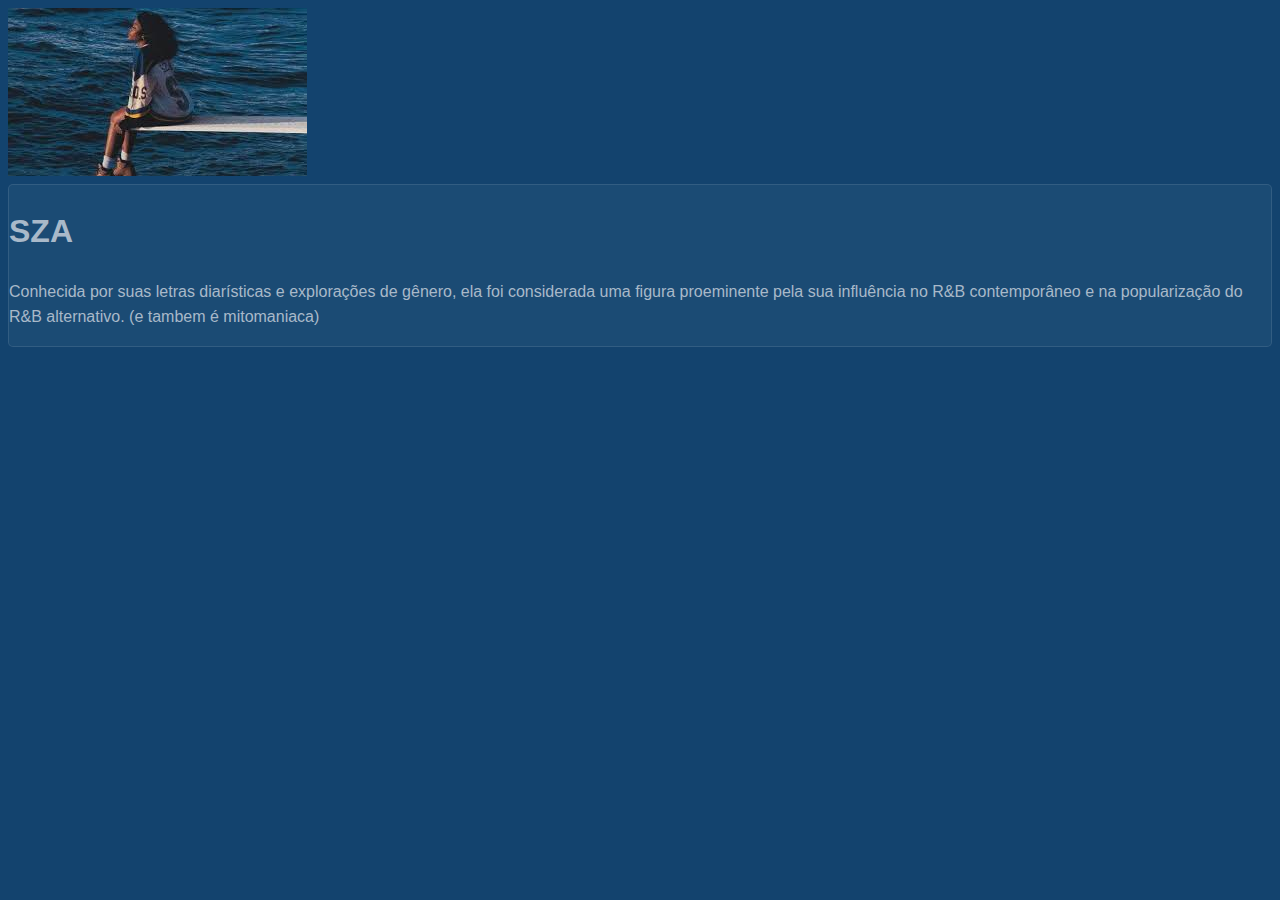
<file: sza.html>
<!DOCTYPE html>
<html lang="en">

<head>
    <meta charset="UTF-8">
    <meta name="viewport" content="width=device-width, initial-scale=1.0">
    <link rel="stylesheet" href="css/style.css">
    <title>Document</title>
</head>

<body class="body">
    <img src="images/sos.jfif" alt="">

    <div class="card">
        <h1>SZA</h1>
        <p>Conhecida por suas letras diarísticas e explorações de gênero, ela foi considerada uma figura proeminente
            pela sua influência no R&B contemporâneo e na popularização do R&B alternativo. (e tambem é mitomaniaca)</h4>
    </div>
</body>

</html>
</file>
<file: css/style.css>
/* Cores Personalizadas - Paleta Moderna em Azul e Cinza */
:root {
    /* Cores do usuário - Cinza e Azul */
    --custom-light-blue: #008cba; /* Azul um pouco mais claro para acentuação (seu pedido original) */
    --custom-sea-blue: #004d66; /* Azul escuro cor de mar profundo */
    --custom-dark-gray: #343a40; /* Cinza escuro para Navbar/Footer */

    /* Base Escura/Fundo */
    --base-dark-blue: #13436e; /* O azul escuro original */
    --background-section: #103050; /* Um tom ligeiramente mais escuro para contraste de seção */
    --card-dark: #1b4b74; /* Fundo de card mais definido */

    /* Cor de Acento (Substitui o Ouro/Amarelo pelo Azul Claro Elegante) */
    --accent-color: var(--custom-light-blue); 
    --text-highlight: #f0f0f0; /* Cinza claro/Prata para títulos e links */
    
    /* Cores de Texto */
    --text-body: #a9b9c9; /* Cinza azulado claro para corpo de texto */
}

/* Base Geral: Fundo Escuro e Tipografia Moderna */
.body {
    background-color: var(--base-dark-blue);
    color: var(--text-body);
    font-family: 'Montserrat', sans-serif, -apple-system, BlinkMacSystemFont, "Segoe UI", Roboto, "Helvetica Neue", Arial, sans-serif;
    line-height: 1.6;
    scroll-behavior: smooth;
}

/* Estilos de Container e Seção */
section {
    padding-top: 5rem;
    padding-bottom: 5rem;
    background-color: var(--background-section);
    margin-top: 0;
}

/* Títulos de Destaque */
h2, h3 {
    /* Mantido em cinza claro para alto contraste */
    color: var(--text-highlight);
    font-weight: 700;
    text-transform: uppercase;
    letter-spacing: 3px;
    margin-bottom: 1rem;
    border-bottom: 1px solid rgba(255, 255, 255, 0.1);
    padding-bottom: 0.5rem;
}

/* Parágrafos e Contraste */
p {
    color: var(--text-body);
}

/* Navbar: Dark e Minimalista */
.navbar.bg-dark {
    background-color: var(--custom-dark-gray) !important;
    box-shadow: none;
}

.href {
    color: #004d66;
}
/* Título SZA no Navbar */
.brand-font {
    font-family: 'Montserrat', sans-serif; 
    font-weight: 800;
    font-size: 2.2rem;
    color: var(--accent-color) !important; /* AZUL CLARO */
    letter-spacing: 2px;
}

/* Estilo dos links de navegação */
.navbar-nav .nav-link {
    color: var(--text-highlight);
    font-weight: 500;
    transition: color 0.3s ease, background-color 0.3s ease;
    text-transform: uppercase;
    margin: 0 15px;
    padding:10px 0;
    position: relative;
}

/* Linha sutil de hover (agora azul) */
.navbar-nav .nav-link::after {
    content: '';
    position: absolute;
    width: 0;
    height: 2px;
    bottom: -5px;
    left: 0;
    background-color: var(--accent-color); /* AZUL CLARO */
    transition: width 0.3s ease;
}

.navbar-nav .nav-link:hover::after, .navbar-nav .nav-link.active::after {
    width: 100%;
}


.navbar-nav .nav-link:hover {
    color: var(--accent-color) !important; /* AZUL CLARO */
}

/* Seção Hero (Home) */

.container-5{

    margin-top: -90px;
}

.imaage{
    width: 170px;
    height: auto;
    border-radius: 5px;
    margin-top: 25px;
    box-shadow: none;
    border: 1px solid rgba(255, 255, 255, 0.2);
    transition: transform 0.4s ease-out;
}

.hero-section {
    height: 440px;
    margin-bottom: -100px;
    background-color: var(--base-dark-blue);
    border-bottom: 1px solid rgba(255, 255, 255, 0.1);
}



.display-1 {
    font-weight: 900;
    font-size: clamp(4rem, 8vw, 9rem);
    color: var(--text-highlight);
    letter-spacing: 2px;
    height: 100px;
    text-shadow: none;
}

.hero-section h5 {
    color: var(--accent-color); /* AZUL CLARO */
    font-size: clamp(1.2px, 3opx, 2px);
    height: 10px;
    font-weight: 600;
    letter-spacing: 1px;
}

.img-hero {
    max-width: 400px;
    height: auto;
    border-radius: 5px;
    margin-top: 25px;
    box-shadow: none;
    border: 1px solid rgba(255, 255, 255, 0.2);
    transition: transform 0.4s ease-out;
}

.img-hero:hover {
    transform: scale(1.02);
    opacity: 0.9;
}

/* Linha Divisória (Clean) */
hr {
    border: 0;
    height: 1px;
    background: rgba(255, 255, 255, 0.1);
    opacity: 1;
    margin: 60px 0;
}

/* Componentes (Cards e Mídia) */

/* Cartões de Gravadoras (Informações) */
.card {
    background-color: var(--card-dark) !important;
    border: 1px solid rgba(255, 255, 255, 0.1);
    border-radius: 5px;
    box-shadow: none;
    transition: transform 0.3s ease, border-color 0.3s ease;
}

.custom-card-bg:hover {
    transform: translateY(-3px);
    border-color: var(--accent-color); /* AZUL CLARO no hover */
}

.img-logo {
    max-width: 100%;
    width: auto;
    height: 90px;
    object-fit: contain;
    margin: 20px auto;
    display: block;
    filter: grayscale(100%) brightness(150%);
    opacity: 0.7;
    transition: filter 0.3s ease, opacity 0.3s ease;
}

.custom-card-bg:hover .img-logo {
    filter: grayscale(0%) brightness(100%);
    opacity: 1;
}

.card-title {
    color: var(--accent-color) !important; /* AZUL CLARO */
    font-size: 1.1rem;
    font-weight: 700;
    text-transform: uppercase;
    letter-spacing: 1px;
}

/* Mídia (iFrame) */
.video-container {
    border-radius: 5px;
    overflow: hidden;
    box-shadow: 0 0 15px rgba(0, 0, 0, 0.5);
    border: 1px solid var(--accent-color); /* AZUL CLARO */
}

/* Cartões de Álbuns (Galeria) */
.album-card {
    background-color: var(--custom-dark-gray) !important; 
    border: 1px solid rgba(255, 255, 255, 0.1);
    transition: all 0.4s cubic-bezier(0.25, 0.8, 0.25, 1);
    overflow: hidden;
}

.album-card:hover {
    background-color: #3e444b !important;
    box-shadow: none !important; 
    transform: translateY(-5px);
    border-color: var(--accent-color); /* AZUL CLARO no hover */
}

.album-cover {
    width: 100%;
    height: auto;
    aspect-ratio: 1 / 1; 
    object-fit: cover;
    filter: brightness(0.9);
    transition: filter 0.4s ease;
}

.album-card:hover .album-cover {
    filter: brightness(1.1);
}

.album-card .card-title {
    color: var(--text-highlight);
    font-weight: 600;
}

.album-card .card-text {
    color: var(--accent-color) !important; /* AZUL CLARO */
    font-weight: 500;
    font-size: 0.85rem;
}

/* Footer */
.custom-footer-bg {
    background-color: var(--custom-dark-gray) !important;
    border-top: 1px solid rgba(255, 255, 255, 0.1);
    padding: 25px 0;
}

.ratio{
    border-color: #004d66;
}

footer p {
    color: var(--text-body);
    font-size: 0.8rem;
}

/* Responsividade */
@media (max-width: 991px) {
    .hero-section {
        min-height: 70vh;
    }
}
</file>
